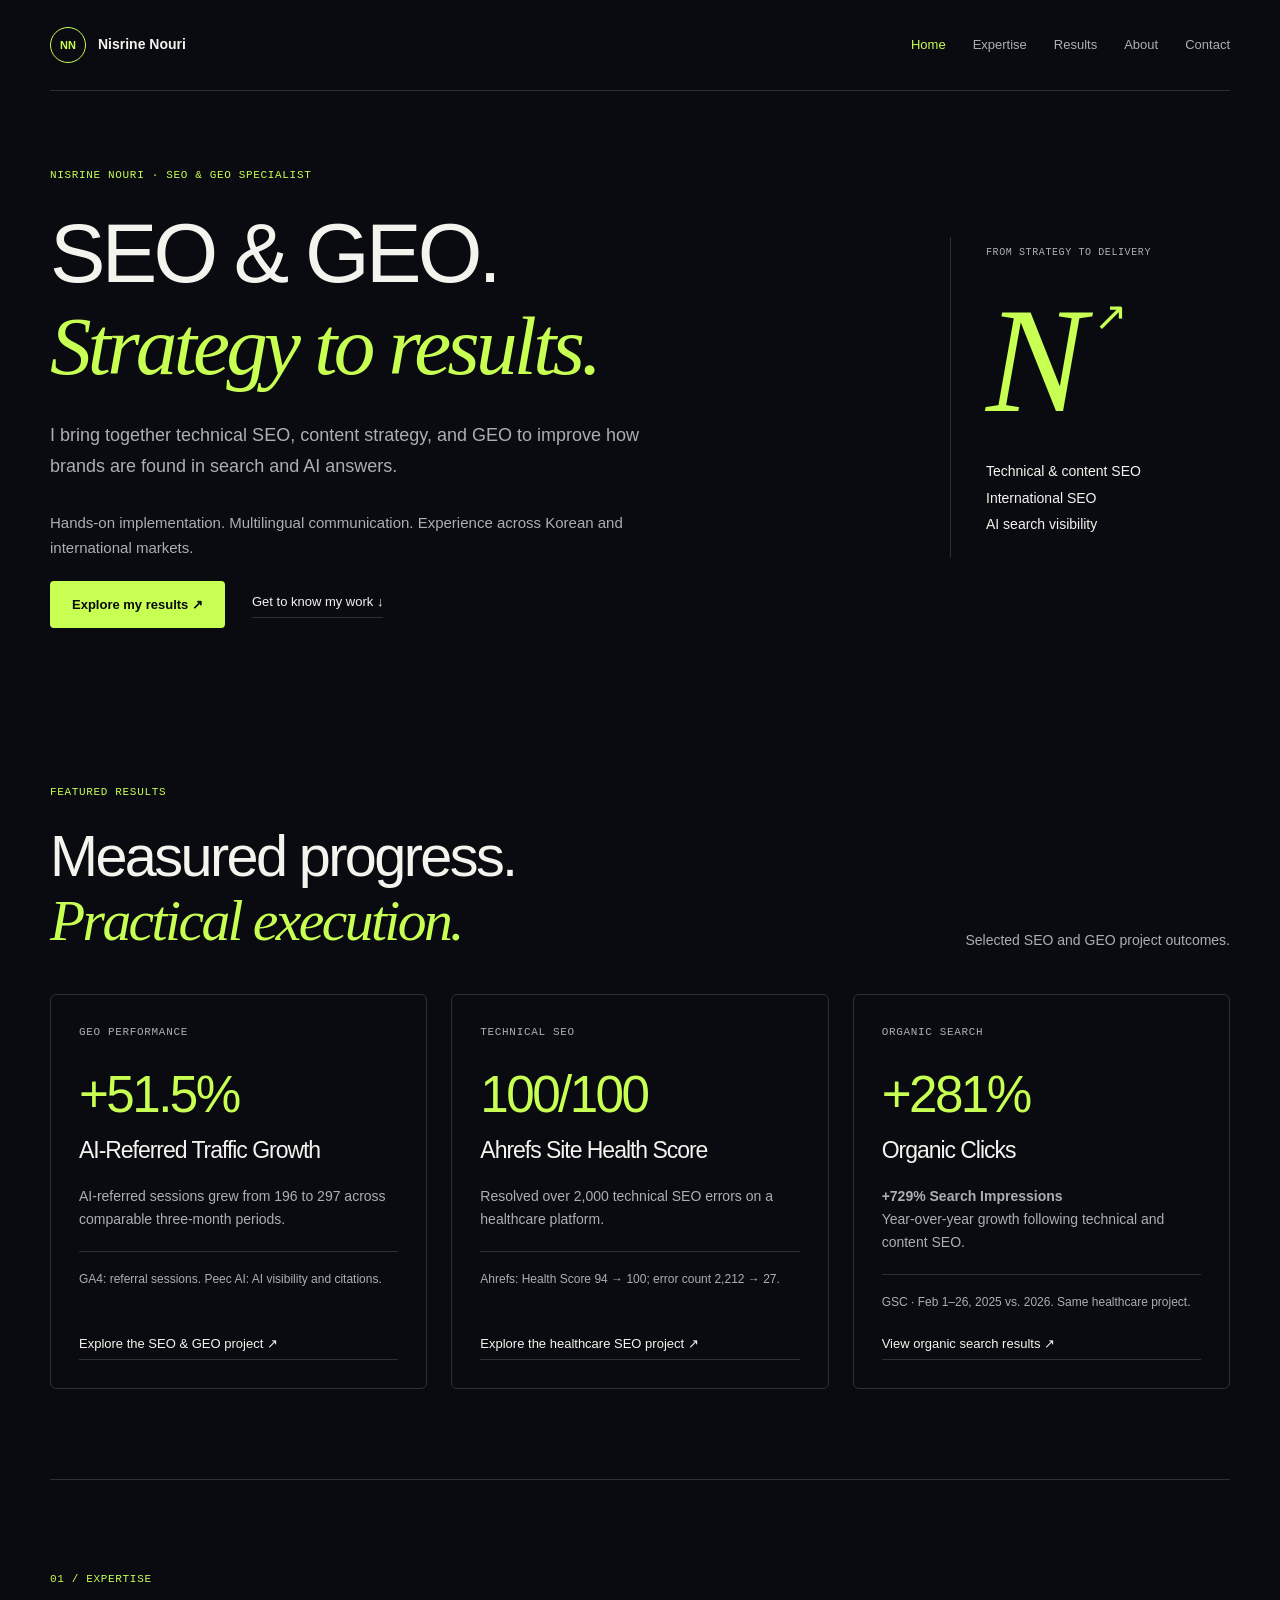
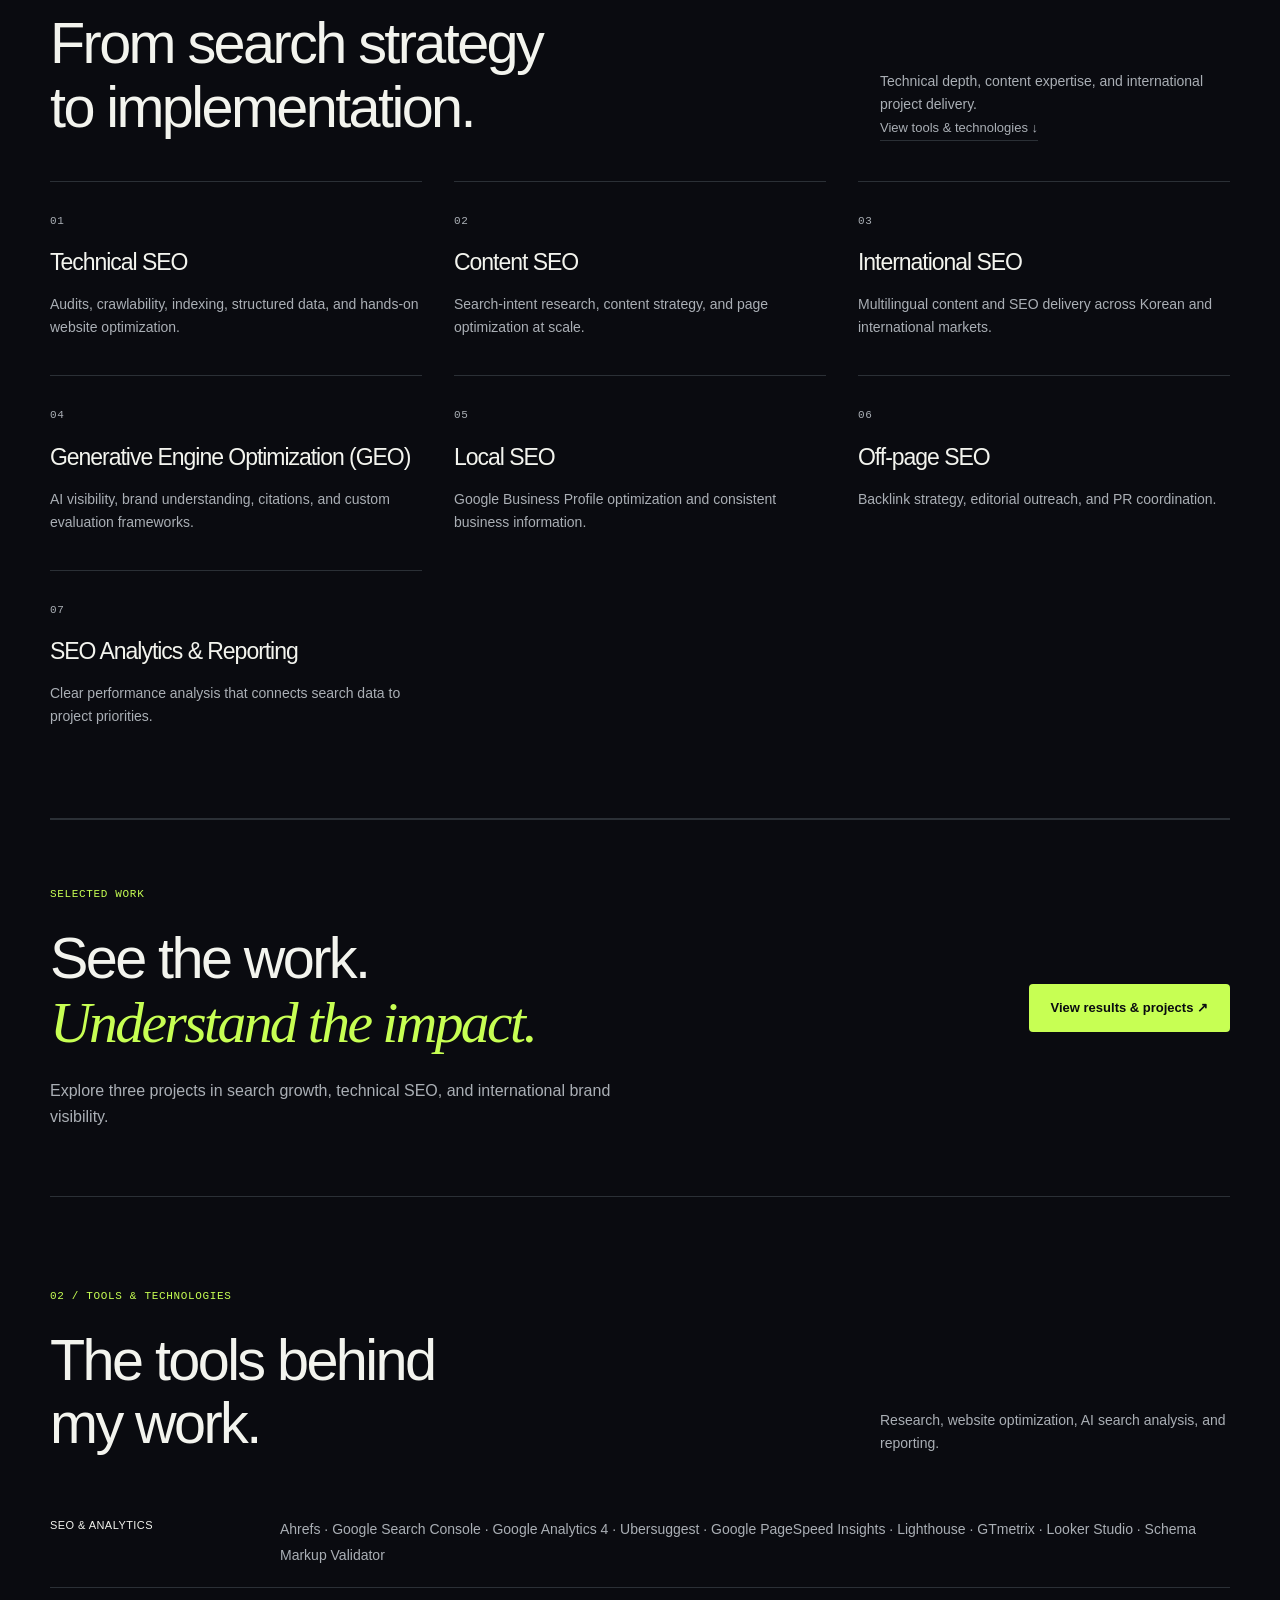
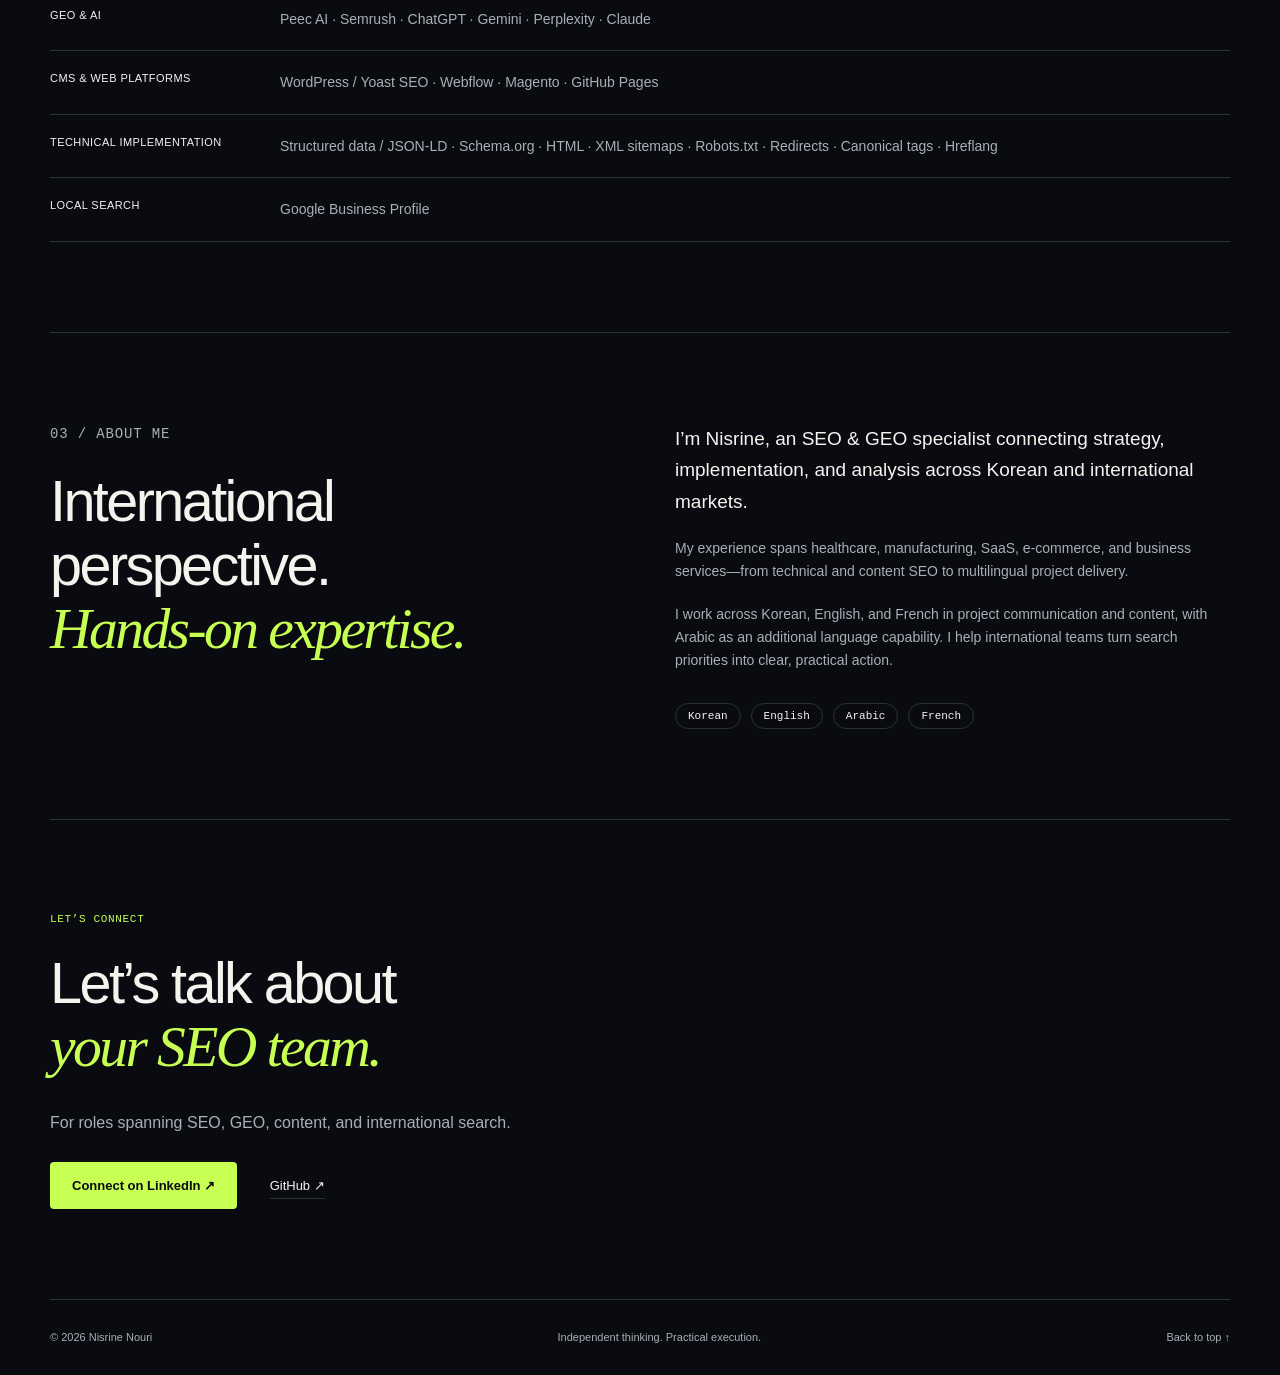
<file: index.html>
<!doctype html>
<html lang="en">
<head>
<meta charset="utf-8">
<meta name="viewport" content="width=device-width, initial-scale=1">
<title>Nisrine Nouri | SEO & GEO Specialist</title>
<meta name="description" content="SEO and GEO specialist with experience in content strategy, international SEO, AI search visibility, technical implementation, and analytics.">
<meta name="theme-color" content="#0a0b10">
<link rel="canonical" href="https://nisrinenouri.github.io/nisrinenouri/">
<meta property="og:type" content="website">
<meta property="og:title" content="Nisrine Nouri | SEO & GEO Specialist">
<meta property="og:description" content="SEO and GEO specialist with experience in content strategy, international SEO, AI search visibility, technical implementation, and analytics.">
<meta property="og:url" content="https://nisrinenouri.github.io/nisrinenouri/">
<meta property="og:locale" content="en_US">
<meta property="og:site_name" content="Nisrine Nouri">
<meta name="twitter:card" content="summary">
<link rel="icon" href="favicon.svg" type="image/svg+xml">
<link rel="stylesheet" href="styles.css">
<script type="application/ld+json">{"@context": "https://schema.org", "@type": "ProfilePage", "name": "Nisrine Nouri | SEO & GEO Specialist", "url": "https://nisrinenouri.github.io/nisrinenouri/", "description": "SEO and GEO specialist with experience in content strategy, international SEO, AI search visibility, technical implementation, and analytics.", "mainEntity": {"@type": "Person", "name": "Nisrine Nouri", "jobTitle": "SEO & GEO Specialist", "url": "https://nisrinenouri.github.io/nisrinenouri/", "sameAs": ["https://www.linkedin.com/in/nisrinenouri/", "https://github.com/nisrinenouri"]}}</script>
</head>
<body id="top">
<a class="skip" href="#main">Skip to content</a>
<header class="header wrap">
<a class="brand" href="index.html" aria-label="Nisrine Nouri, home">
<span class="mark">NN</span>
<span>Nisrine Nouri</span>
</a>
<nav aria-label="Primary navigation">
<a href="index.html" aria-current="page">Home</a>
<a href="index.html#expertise">Expertise</a>
<a href="results.html">Results</a>
<a href="index.html#about">About</a>
<a href="index.html#contact">Contact</a>
</nav>
</header>
<main id="main" tabindex="-1">
<section class="hero wrap overview-hero">
<div class="hero-copy">
<p class="eyebrow">NISRINE NOURI · SEO & GEO SPECIALIST</p>
<h1>SEO & GEO.<br>
<em>Strategy to results.</em>
</h1>
<p class="intro">I bring together technical SEO, content strategy, and GEO to improve how brands are found in search and AI answers.</p>
<p class="hero-detail">Hands-on implementation. Multilingual communication. Experience across Korean and international markets.</p>
<div class="actions">
<a class="button" href="results.html">Explore my results ↗</a>
<a class="text-link" href="#expertise">Get to know my work ↓</a>
</div>
</div>
<aside class="hero-note overview-note" aria-label="My areas of focus">
<span class="note-index">FROM STRATEGY TO DELIVERY</span>
<div class="monogram" aria-hidden="true">N<span>↗</span>
</div>
<p>Technical & content SEO<br>International SEO<br>AI search visibility</p>
</aside>
</section>
<section id="featured-results" class="section wrap">
<div class="section-heading">
<div>
<p class="eyebrow">FEATURED RESULTS</p>
<h2>Measured progress.<br>
<em>Practical execution.</em>
</h2>
</div>
<p>Selected SEO and GEO project outcomes.</p>
</div>
<div class="featured-results-grid">
<article class="featured-result">
<span class="label">GEO PERFORMANCE</span>
<p class="featured-value">+51.5%</p>
<h3>AI-Referred Traffic Growth</h3>
<p>AI-referred sessions grew from 196 to 297 across comparable three-month periods.</p>
<p class="measurement-note">GA4: referral sessions. Peec AI: AI visibility and citations.</p>
<a class="text-link" href="work/wordpress-seo.html">Explore the SEO & GEO project ↗</a>
</article>
<article class="featured-result">
<span class="label">TECHNICAL SEO</span>
<p class="featured-value">100/100</p>
<h3>Ahrefs Site Health Score</h3>
<p>Resolved over 2,000 technical SEO errors on a healthcare platform.</p>
<p class="measurement-note">Ahrefs: Health Score 94 → 100; error count 2,212 → 27.</p>
<a class="text-link" href="work/content-at-scale.html">Explore the healthcare SEO project ↗</a>
</article>
<article class="featured-result">
<span class="label">ORGANIC SEARCH</span>
<p class="featured-value">+281%</p>
<h3>Organic Clicks</h3>
<p>
<strong>+729% Search Impressions</strong>
<br>Year-over-year growth following technical and content SEO.</p>
<p class="measurement-note">GSC · Feb 1–26, 2025 vs. 2026. Same healthcare project.</p>
<a class="text-link" href="work/content-at-scale.html">View organic search results ↗</a>
</article>
</div>
</section>
<section id="expertise" class="section wrap">
<div class="section-heading">
<div>
<p class="eyebrow">01 / EXPERTISE</p>
<h2>From search strategy<br>to implementation.</h2>
</div>
<p>Technical depth, content expertise, and international project delivery.<br>
<a class="text-link" href="#tools">View tools & technologies ↓</a>
</p>
</div>
<div class="strength-grid">
<article>
<span class="label">01</span>
<h3>Technical SEO</h3>
<p>Audits, crawlability, indexing, structured data, and hands-on website optimization.</p>
</article>
<article>
<span class="label">02</span>
<h3>Content SEO</h3>
<p>Search-intent research, content strategy, and page optimization at scale.</p>
</article>
<article>
<span class="label">03</span>
<h3>International SEO</h3>
<p>Multilingual content and SEO delivery across Korean and international markets.</p>
</article>
<article>
<span class="label">04</span>
<h3>Generative Engine Optimization (GEO)</h3>
<p>AI visibility, brand understanding, citations, and custom evaluation frameworks.</p>
</article>
<article>
<span class="label">05</span>
<h3>Local SEO</h3>
<p>Google Business Profile optimization and consistent business information.</p>
</article>
<article>
<span class="label">06</span>
<h3>Off-page SEO</h3>
<p>Backlink strategy, editorial outreach, and PR coordination.</p>
</article>
<article>
<span class="label">07</span>
<h3>SEO Analytics & Reporting</h3>
<p>Clear performance analysis that connects search data to project priorities.</p>
</article>
</div>
</section>
<section id="work" class="wrap results-bridge">
<div>
<p class="eyebrow">SELECTED WORK</p>
<h2>See the work.<br>
<em>Understand the impact.</em>
</h2>
<p>Explore three projects in search growth, technical SEO, and international brand visibility.</p>
</div>
<a class="button" href="results.html">View results & projects ↗</a>
</section>
<section id="tools" class="section wrap">
<div class="section-heading">
<div>
<p class="eyebrow">02 / TOOLS & TECHNOLOGIES</p>
<h2>The tools behind<br>my work.</h2>
</div>
<p>Research, website optimization, AI search analysis, and reporting.</p>
</div>
<table class="tools-table">
<caption class="sr-only">Tools and technologies by area of work</caption>
<tbody>
<tr>
<th scope="row">SEO & ANALYTICS</th>
<td>Ahrefs · Google Search Console · Google Analytics 4 · Ubersuggest · Google PageSpeed Insights · Lighthouse · GTmetrix · Looker Studio · Schema Markup Validator</td>
</tr>
<tr>
<th scope="row">GEO & AI</th>
<td>Peec AI · Semrush · ChatGPT · Gemini · Perplexity · Claude</td>
</tr>
<tr>
<th scope="row">CMS & WEB PLATFORMS</th>
<td>WordPress / Yoast SEO · Webflow · Magento · GitHub Pages</td>
</tr>
<tr>
<th scope="row">TECHNICAL IMPLEMENTATION</th>
<td>Structured data / JSON-LD · Schema.org · HTML · XML sitemaps · Robots.txt · Redirects · Canonical tags · Hreflang</td>
</tr>
<tr>
<th scope="row">LOCAL SEARCH</th>
<td>Google Business Profile</td>
</tr>
</tbody>
</table>
</section>
<section id="about" class="section wrap about">
<div>
<p class="eyebrow">03 / ABOUT ME</p>
<h2>International perspective.<br>
<em>Hands-on expertise.</em>
</h2>
</div>
<div>
<p class="about-lead">I’m Nisrine, an SEO & GEO specialist connecting strategy, implementation, and analysis across Korean and international markets.</p>
<p>My experience spans healthcare, manufacturing, SaaS, e-commerce, and business services—from technical and content SEO to multilingual project delivery.</p>
<p>I work across Korean, English, and French in project communication and content, with Arabic as an additional language capability. I help international teams turn search priorities into clear, practical action.</p>
<div class="language-row" aria-label="Languages">
<span>Korean</span>
<span>English</span>
<span>Arabic</span>
<span>French</span>
</div>
</div>
</section>
<section id="contact" class="contact wrap">
<p class="eyebrow">LET’S CONNECT</p>
<h2>Let’s talk about<br>
<em>your SEO team.</em>
</h2>
<p class="contact-copy">For roles spanning SEO, GEO, content, and international search.</p>
<a class="button" href="https://www.linkedin.com/in/nisrinenouri/">Connect on LinkedIn ↗</a>
<a class="text-link" href="https://github.com/nisrinenouri">GitHub ↗</a>
</section>
</main>
<footer class="wrap">
<span>© <span id="year">2026</span> Nisrine Nouri</span>
<span>Independent thinking. Practical execution.</span>
<a href="#top">Back to top ↑</a>
</footer>
<script src="script.js" defer>
</script>
</body>
</html>
</file>
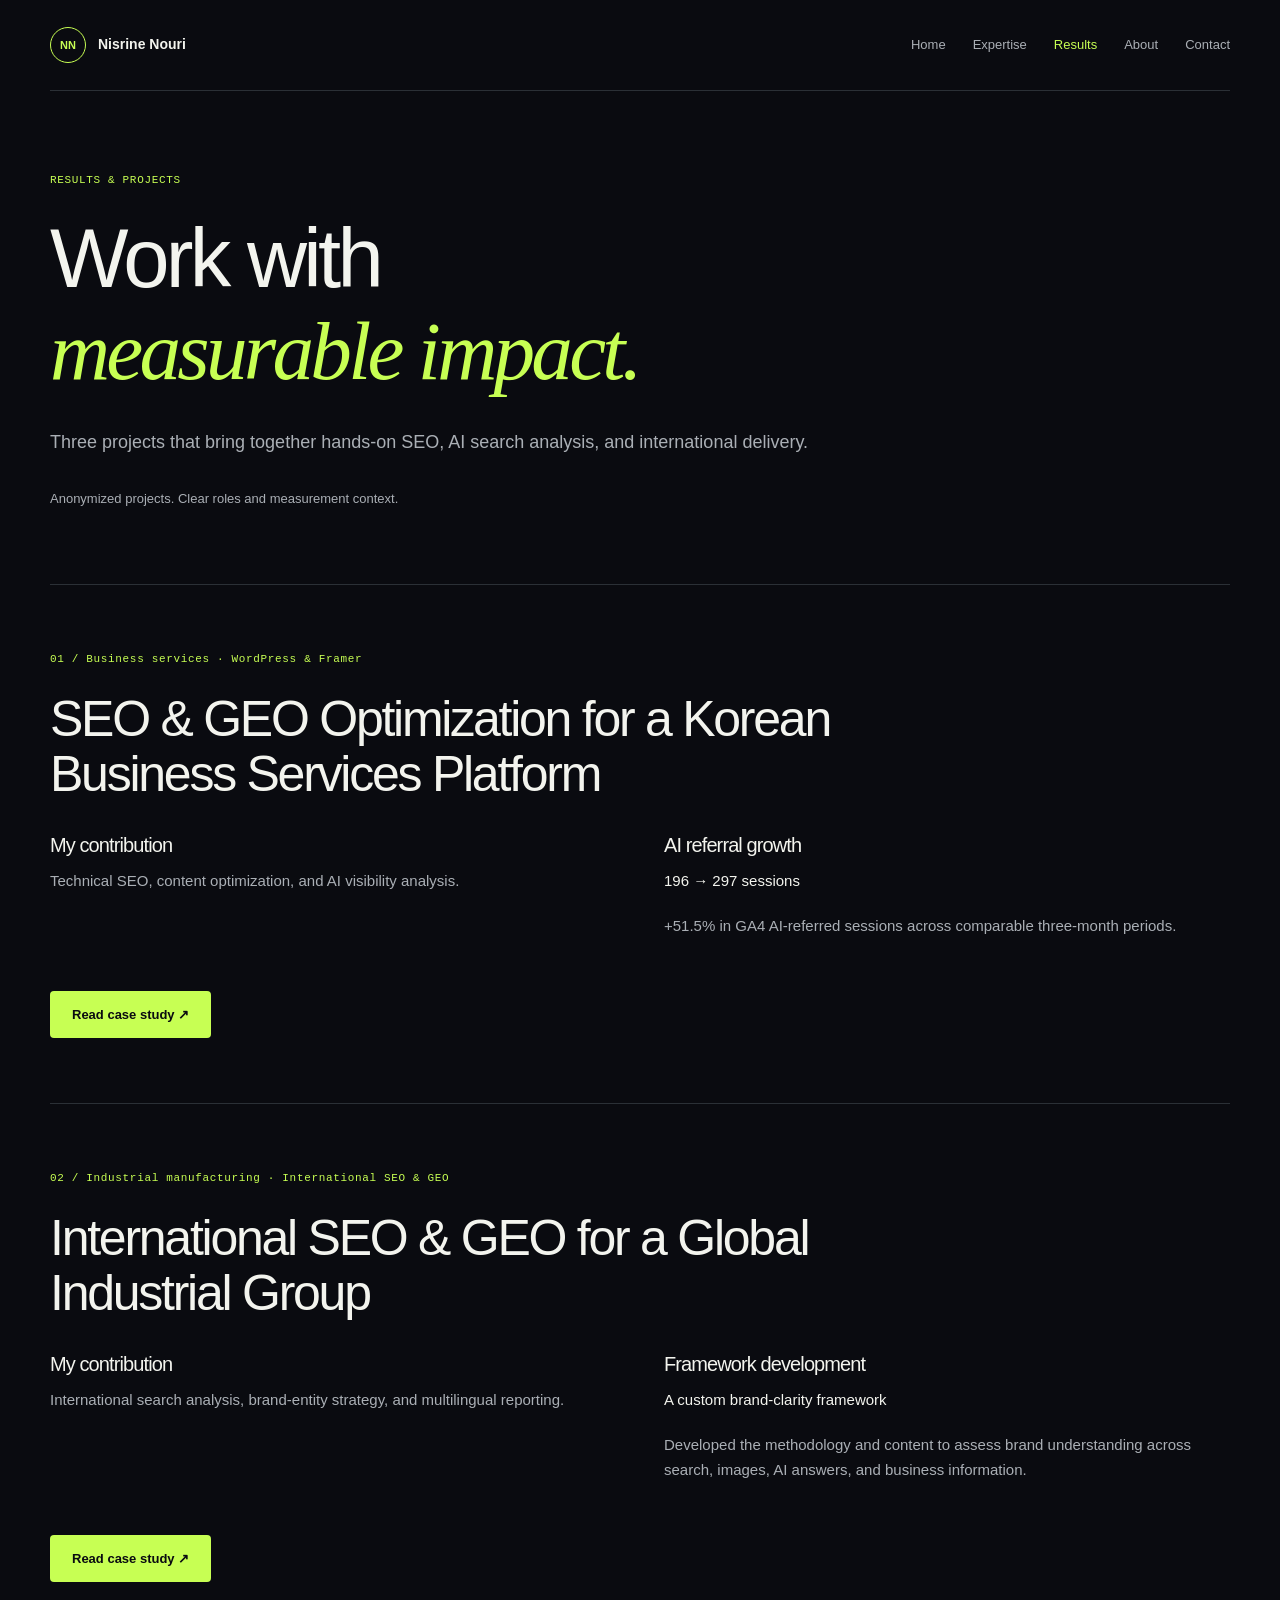
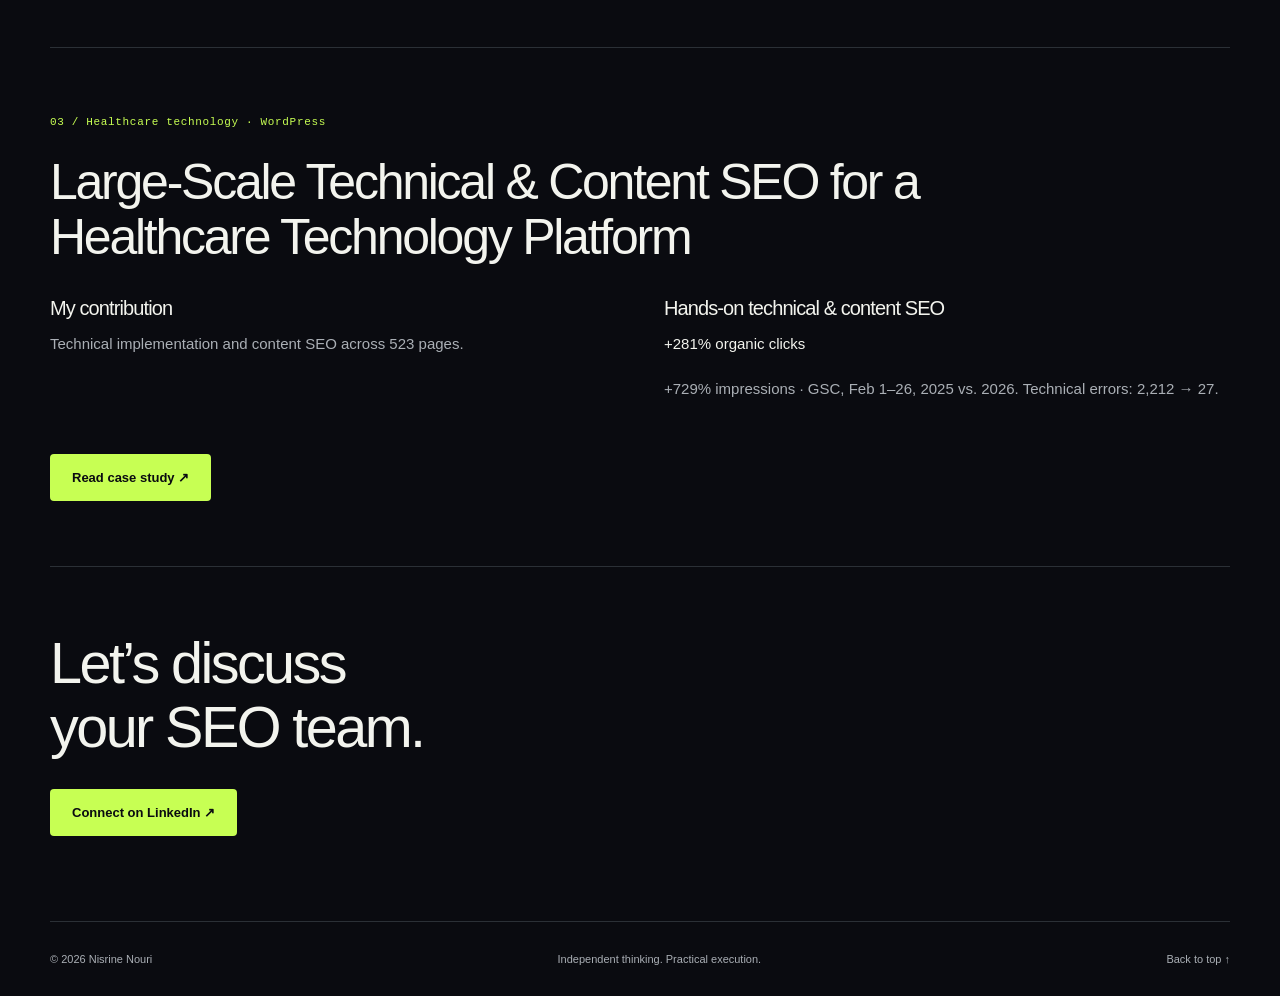
<file: results.html>
<!doctype html>
<html lang="en">
<head>
<meta charset="utf-8">
<meta name="viewport" content="width=device-width, initial-scale=1">
<title>Results &amp; Projects | Nisrine Nouri</title>
<meta name="description" content="Three anonymized SEO and GEO projects covering AI referral growth, international brand clarity, and healthcare search performance.">
<meta name="theme-color" content="#0a0b10">
<link rel="canonical" href="https://nisrinenouri.github.io/nisrinenouri/results.html">
<meta property="og:type" content="website">
<meta property="og:title" content="Results &amp; Projects | Nisrine Nouri">
<meta property="og:description" content="Three anonymized SEO and GEO projects covering AI referral growth, international brand clarity, and healthcare search performance.">
<meta property="og:url" content="https://nisrinenouri.github.io/nisrinenouri/results.html">
<meta property="og:locale" content="en_US">
<meta property="og:site_name" content="Nisrine Nouri">
<meta name="twitter:card" content="summary">
<link rel="icon" href="favicon.svg" type="image/svg+xml">
<link rel="stylesheet" href="styles.css">
<script type="application/ld+json">{"@context": "https://schema.org", "@type": "WebPage", "name": "Results & Projects", "url": "https://nisrinenouri.github.io/nisrinenouri/results.html", "description": "Three anonymized SEO and GEO projects covering AI referral growth, international brand clarity, and healthcare search performance."}</script>
</head>
<body id="top">
<a class="skip" href="#main">Skip to content</a>
<header class="header wrap">
<a class="brand" href="index.html" aria-label="Nisrine Nouri, home">
<span class="mark">NN</span>
<span>Nisrine Nouri</span>
</a>
<nav aria-label="Primary navigation">
<a href="index.html">Home</a>
<a href="index.html#expertise">Expertise</a>
<a href="results.html" aria-current="page">Results</a>
<a href="index.html#about">About</a>
<a href="index.html#contact">Contact</a>
</nav>
</header>
<main id="main" tabindex="-1" class="wrap results-main">
<header class="results-intro">
<p class="eyebrow">RESULTS & PROJECTS</p>
<h1>Work with<br>
<em>measurable impact.</em>
</h1>
<p class="intro">Three projects that bring together hands-on SEO, AI search analysis, and international delivery.</p>
<p class="results-note">Anonymized projects. Clear roles and measurement context.</p>
</header>
<section class="results-project">
<p class="eyebrow">01 / Business services · WordPress & Framer</p>
<h2 class="featured-project-title">SEO & GEO Optimization for a Korean Business Services Platform</h2>
<div class="result-summary">
<div>
<h3>My contribution</h3>
<p>Technical SEO, content optimization, and AI visibility analysis.</p>
</div>
<div>
<h3>AI referral growth</h3>
<p>
<strong>196 → 297 sessions</strong>
</p>
<p>+51.5% in GA4 AI-referred sessions across comparable three-month periods.</p>
</div>
</div>
<a class="button" href="work/wordpress-seo.html">Read case study ↗</a>
</section>
<section class="results-project">
<p class="eyebrow">02 / Industrial manufacturing · International SEO & GEO</p>
<h2 class="featured-project-title">International SEO & GEO for a Global Industrial Group</h2>
<div class="result-summary">
<div>
<h3>My contribution</h3>
<p>International search analysis, brand-entity strategy, and multilingual reporting.</p>
</div>
<div>
<h3>Framework development</h3>
<p>
<strong>A custom brand-clarity framework</strong>
</p>
<p>Developed the methodology and content to assess brand understanding across search, images, AI answers, and business information.</p>
</div>
</div>
<a class="button" href="work/entity-and-geo.html">Read case study ↗</a>
</section>
<section class="results-project">
<p class="eyebrow">03 / Healthcare technology · WordPress</p>
<h2 class="featured-project-title">Large-Scale Technical & Content SEO for a Healthcare Technology Platform</h2>
<div class="result-summary">
<div>
<h3>My contribution</h3>
<p>Technical implementation and content SEO across 523 pages.</p>
</div>
<div>
<h3>Hands-on technical & content SEO</h3>
<p>
<strong>+281% organic clicks</strong>
</p>
<p>+729% impressions · GSC, Feb 1–26, 2025 vs. 2026. Technical errors: 2,212 → 27.</p>
</div>
</div>
<a class="button" href="work/content-at-scale.html">Read case study ↗</a>
</section>
<section class="results-contact">
<h2>Let’s discuss<br>your SEO team.</h2>
<a class="button" href="https://www.linkedin.com/in/nisrinenouri/">Connect on LinkedIn ↗</a>
</section>
</main>
<footer class="wrap">
<span>© <span id="year">2026</span> Nisrine Nouri</span>
<span>Independent thinking. Practical execution.</span>
<a href="#top">Back to top ↑</a>
</footer>
<script src="script.js" defer>
</script>
</body>
</html>
</file>
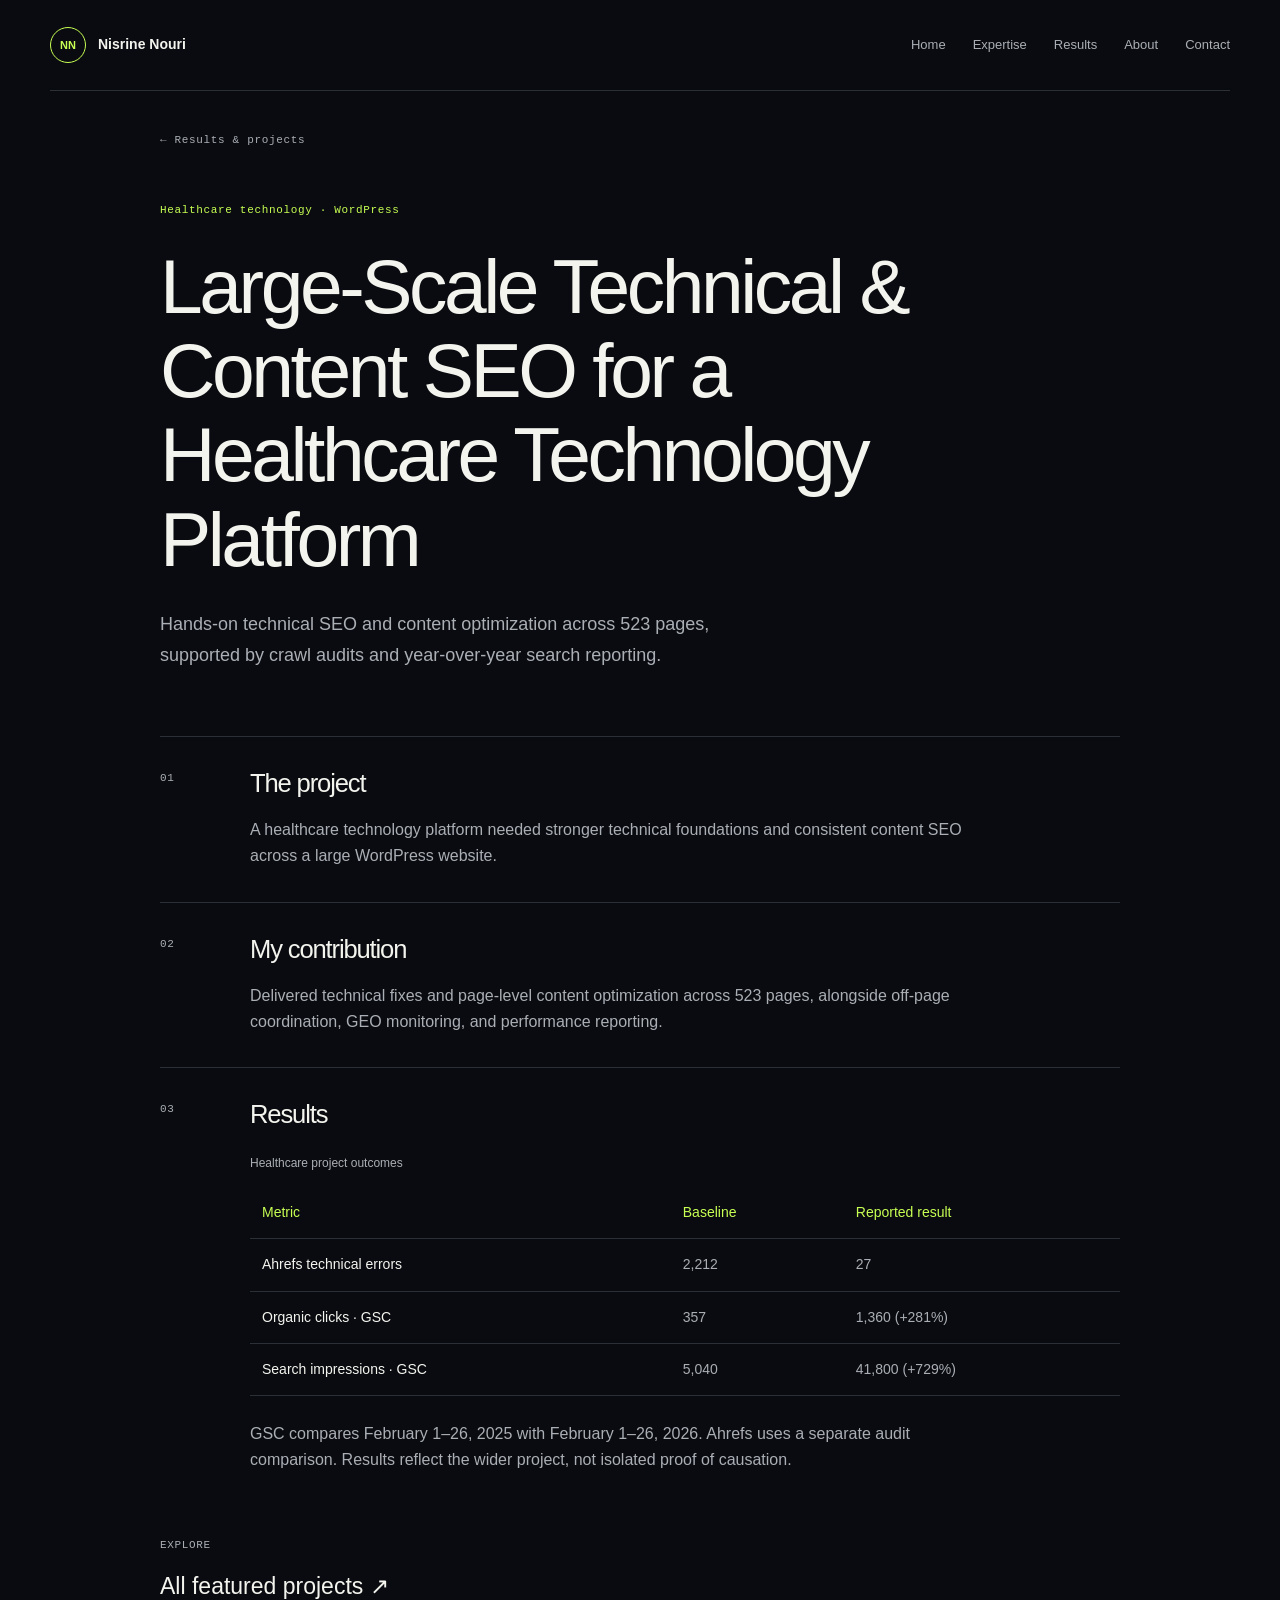
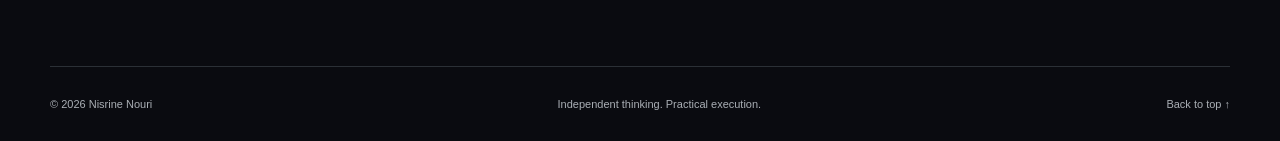
<file: work/content-at-scale.html>
<!doctype html>
<html lang="en">
<head>
<meta charset="utf-8">
<meta name="viewport" content="width=device-width, initial-scale=1">
<title>Large-Scale Technical &amp; Content SEO for a Healthcare Technology Platform | Nisrine Nouri</title>
<meta name="description" content="Hands-on technical SEO and content optimization across 523 pages, supported by crawl audits and year-over-year search reporting.">
<meta name="theme-color" content="#0a0b10">
<link rel="canonical" href="https://nisrinenouri.github.io/nisrinenouri/work/content-at-scale.html">
<meta property="og:type" content="website">
<meta property="og:title" content="Large-Scale Technical &amp; Content SEO for a Healthcare Technology Platform | Nisrine Nouri">
<meta property="og:description" content="Hands-on technical SEO and content optimization across 523 pages, supported by crawl audits and year-over-year search reporting.">
<meta property="og:url" content="https://nisrinenouri.github.io/nisrinenouri/work/content-at-scale.html">
<meta property="og:locale" content="en_US">
<meta property="og:site_name" content="Nisrine Nouri">
<meta name="twitter:card" content="summary">
<link rel="icon" href="../favicon.svg" type="image/svg+xml">
<link rel="stylesheet" href="../styles.css">
<script type="application/ld+json">{"@context": "https://schema.org", "@type": "WebPage", "name": "Large-Scale Technical & Content SEO for a Healthcare Technology Platform", "url": "https://nisrinenouri.github.io/nisrinenouri/work/content-at-scale.html", "description": "Hands-on technical SEO and content optimization across 523 pages, supported by crawl audits and year-over-year search reporting."}</script>
</head>
<body id="top">
<a class="skip" href="#main">Skip to content</a>
<header class="header wrap">
<a class="brand" href="../index.html" aria-label="Nisrine Nouri, home">
<span class="mark">NN</span>
<span>Nisrine Nouri</span>
</a>
<nav aria-label="Primary navigation">
<a href="../index.html">Home</a>
<a href="../index.html#expertise">Expertise</a>
<a href="../results.html">Results</a>
<a href="../index.html#about">About</a>
<a href="../index.html#contact">Contact</a>
</nav>
</header>
<main id="main" tabindex="-1" class="wrap case-main">
<a class="back-link" href="../results.html">← Results & projects</a>
<header class="case-header">
<p class="eyebrow">Healthcare technology · WordPress</p>
<h1>Large-Scale Technical & Content SEO for a Healthcare Technology Platform</h1>
<p class="intro">Hands-on technical SEO and content optimization across 523 pages, supported by crawl audits and year-over-year search reporting.</p>
</header>
<div class="case-body">
<section class="case-section">
<span class="label">01</span>
<div>
<h2>The project</h2>
<p>A healthcare technology platform needed stronger technical foundations and consistent content SEO across a large WordPress website.</p>
</div>
</section>
<section class="case-section">
<span class="label">02</span>
<div>
<h2>My contribution</h2>
<p>Delivered technical fixes and page-level content optimization across 523 pages, alongside off-page coordination, GEO monitoring, and performance reporting.</p>
</div>
</section>
<section class="case-section">
<span class="label">03</span>
<div>
<h2>Results</h2>
<div class="metric-table-wrap">
<table class="metric-table">
<caption>Healthcare project outcomes</caption>
<thead>
<tr>
<th scope="col">Metric</th>
<th scope="col">Baseline</th>
<th scope="col">Reported result</th>
</tr>
</thead>
<tbody>
<tr>
<th scope="row">Ahrefs technical errors</th>
<td>2,212</td>
<td>27</td>
</tr>
<tr>
<th scope="row">Organic clicks · GSC</th>
<td>357</td>
<td>1,360 (+281%)</td>
</tr>
<tr>
<th scope="row">Search impressions · GSC</th>
<td>5,040</td>
<td>41,800 (+729%)</td>
</tr>
</tbody>
</table>
</div>
<p>GSC compares February 1–26, 2025 with February 1–26, 2026. Ahrefs uses a separate audit comparison. Results reflect the wider project, not isolated proof of causation.</p>
</div>
</section>
</div>
<a class="next-case" href="../results.html">
<span class="label">EXPLORE</span>
<span>All featured projects ↗</span>
</a>
</main>
<footer class="wrap">
<span>© <span id="year">2026</span> Nisrine Nouri</span>
<span>Independent thinking. Practical execution.</span>
<a href="#top">Back to top ↑</a>
</footer>
<script src="../script.js" defer>
</script>
</body>
</html>
</file>
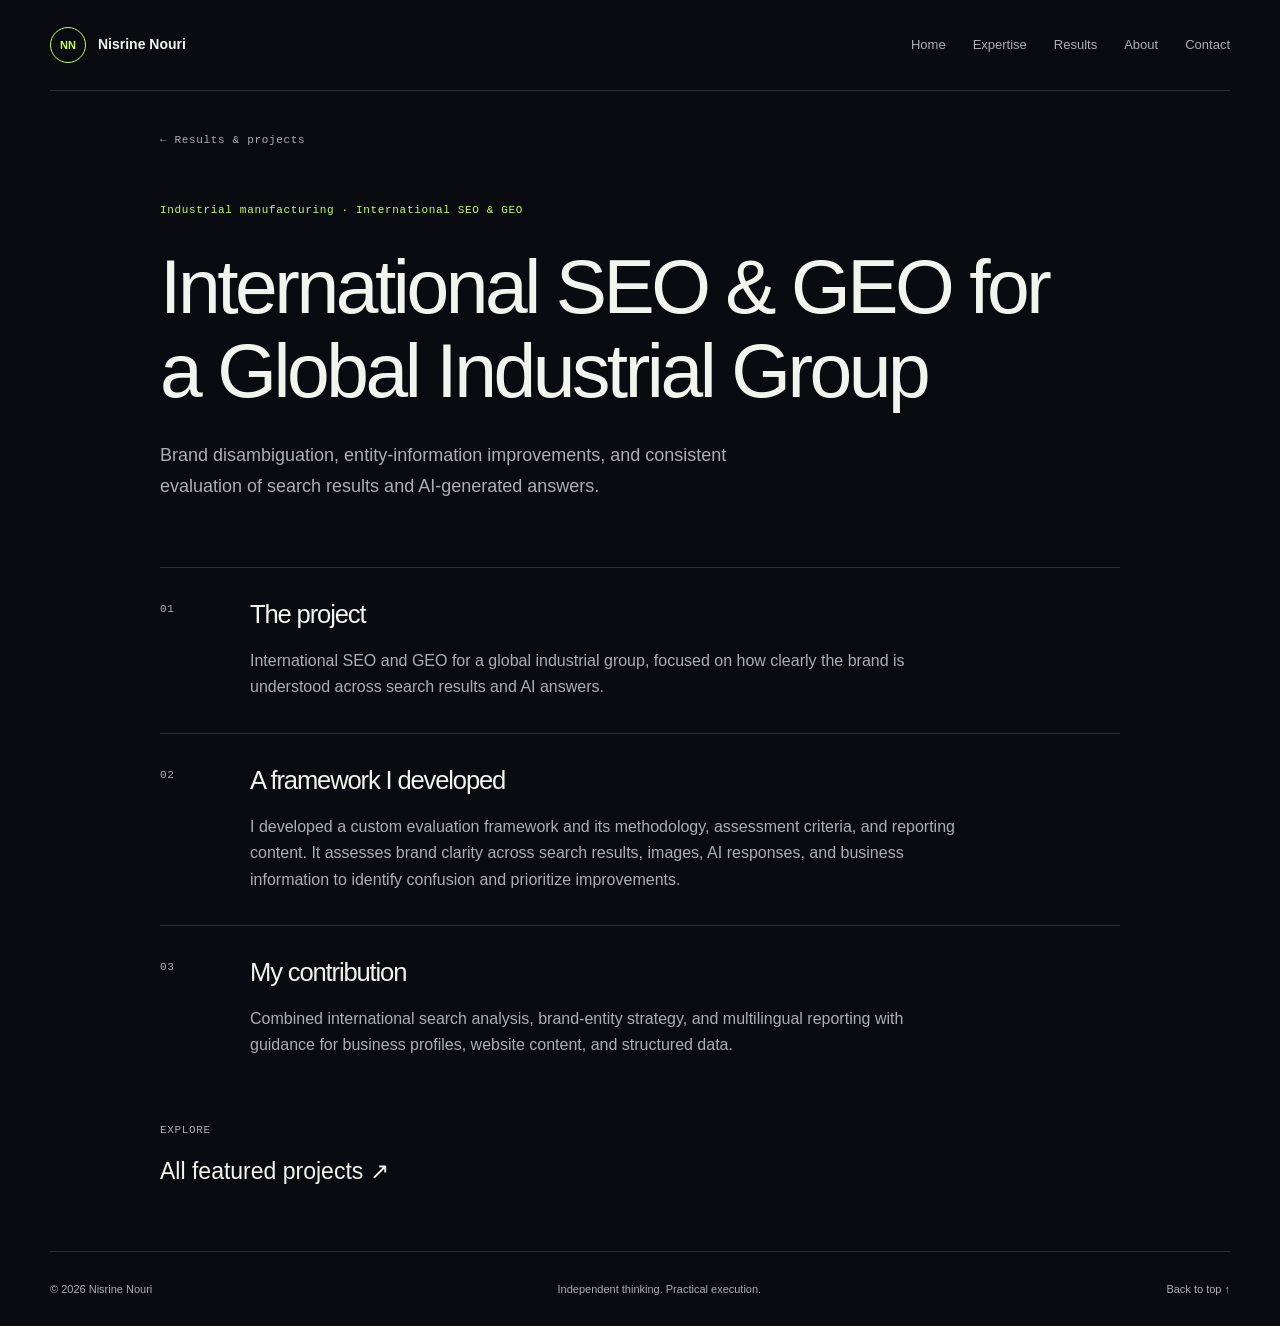
<file: work/entity-and-geo.html>
<!doctype html>
<html lang="en">
<head>
<meta charset="utf-8">
<meta name="viewport" content="width=device-width, initial-scale=1">
<title>International SEO &amp; GEO for a Global Industrial Group | Nisrine Nouri</title>
<meta name="description" content="Brand disambiguation, entity-information improvements, and consistent evaluation of search results and AI-generated answers.">
<meta name="theme-color" content="#0a0b10">
<link rel="canonical" href="https://nisrinenouri.github.io/nisrinenouri/work/entity-and-geo.html">
<meta property="og:type" content="website">
<meta property="og:title" content="International SEO &amp; GEO for a Global Industrial Group | Nisrine Nouri">
<meta property="og:description" content="Brand disambiguation, entity-information improvements, and consistent evaluation of search results and AI-generated answers.">
<meta property="og:url" content="https://nisrinenouri.github.io/nisrinenouri/work/entity-and-geo.html">
<meta property="og:locale" content="en_US">
<meta property="og:site_name" content="Nisrine Nouri">
<meta name="twitter:card" content="summary">
<link rel="icon" href="../favicon.svg" type="image/svg+xml">
<link rel="stylesheet" href="../styles.css">
<script type="application/ld+json">{"@context": "https://schema.org", "@type": "WebPage", "name": "International SEO & GEO for a Global Industrial Group", "url": "https://nisrinenouri.github.io/nisrinenouri/work/entity-and-geo.html", "description": "Brand disambiguation, entity-information improvements, and consistent evaluation of search results and AI-generated answers."}</script>
</head>
<body id="top">
<a class="skip" href="#main">Skip to content</a>
<header class="header wrap">
<a class="brand" href="../index.html" aria-label="Nisrine Nouri, home">
<span class="mark">NN</span>
<span>Nisrine Nouri</span>
</a>
<nav aria-label="Primary navigation">
<a href="../index.html">Home</a>
<a href="../index.html#expertise">Expertise</a>
<a href="../results.html">Results</a>
<a href="../index.html#about">About</a>
<a href="../index.html#contact">Contact</a>
</nav>
</header>
<main id="main" tabindex="-1" class="wrap case-main">
<a class="back-link" href="../results.html">← Results & projects</a>
<header class="case-header">
<p class="eyebrow">Industrial manufacturing · International SEO & GEO</p>
<h1>International SEO & GEO for a Global Industrial Group</h1>
<p class="intro">Brand disambiguation, entity-information improvements, and consistent evaluation of search results and AI-generated answers.</p>
</header>
<div class="case-body">
<section class="case-section">
<span class="label">01</span>
<div>
<h2>The project</h2>
<p>International SEO and GEO for a global industrial group, focused on how clearly the brand is understood across search results and AI answers.</p>
</div>
</section>
<section class="case-section">
<span class="label">02</span>
<div>
<h2>A framework I developed</h2>
<p>I developed a custom evaluation framework and its methodology, assessment criteria, and reporting content. It assesses brand clarity across search results, images, AI responses, and business information to identify confusion and prioritize improvements.</p>
</div>
</section>
<section class="case-section">
<span class="label">03</span>
<div>
<h2>My contribution</h2>
<p>Combined international search analysis, brand-entity strategy, and multilingual reporting with guidance for business profiles, website content, and structured data.</p>
</div>
</section>
</div>
<a class="next-case" href="../results.html">
<span class="label">EXPLORE</span>
<span>All featured projects ↗</span>
</a>
</main>
<footer class="wrap">
<span>© <span id="year">2026</span> Nisrine Nouri</span>
<span>Independent thinking. Practical execution.</span>
<a href="#top">Back to top ↑</a>
</footer>
<script src="../script.js" defer>
</script>
</body>
</html>
</file>
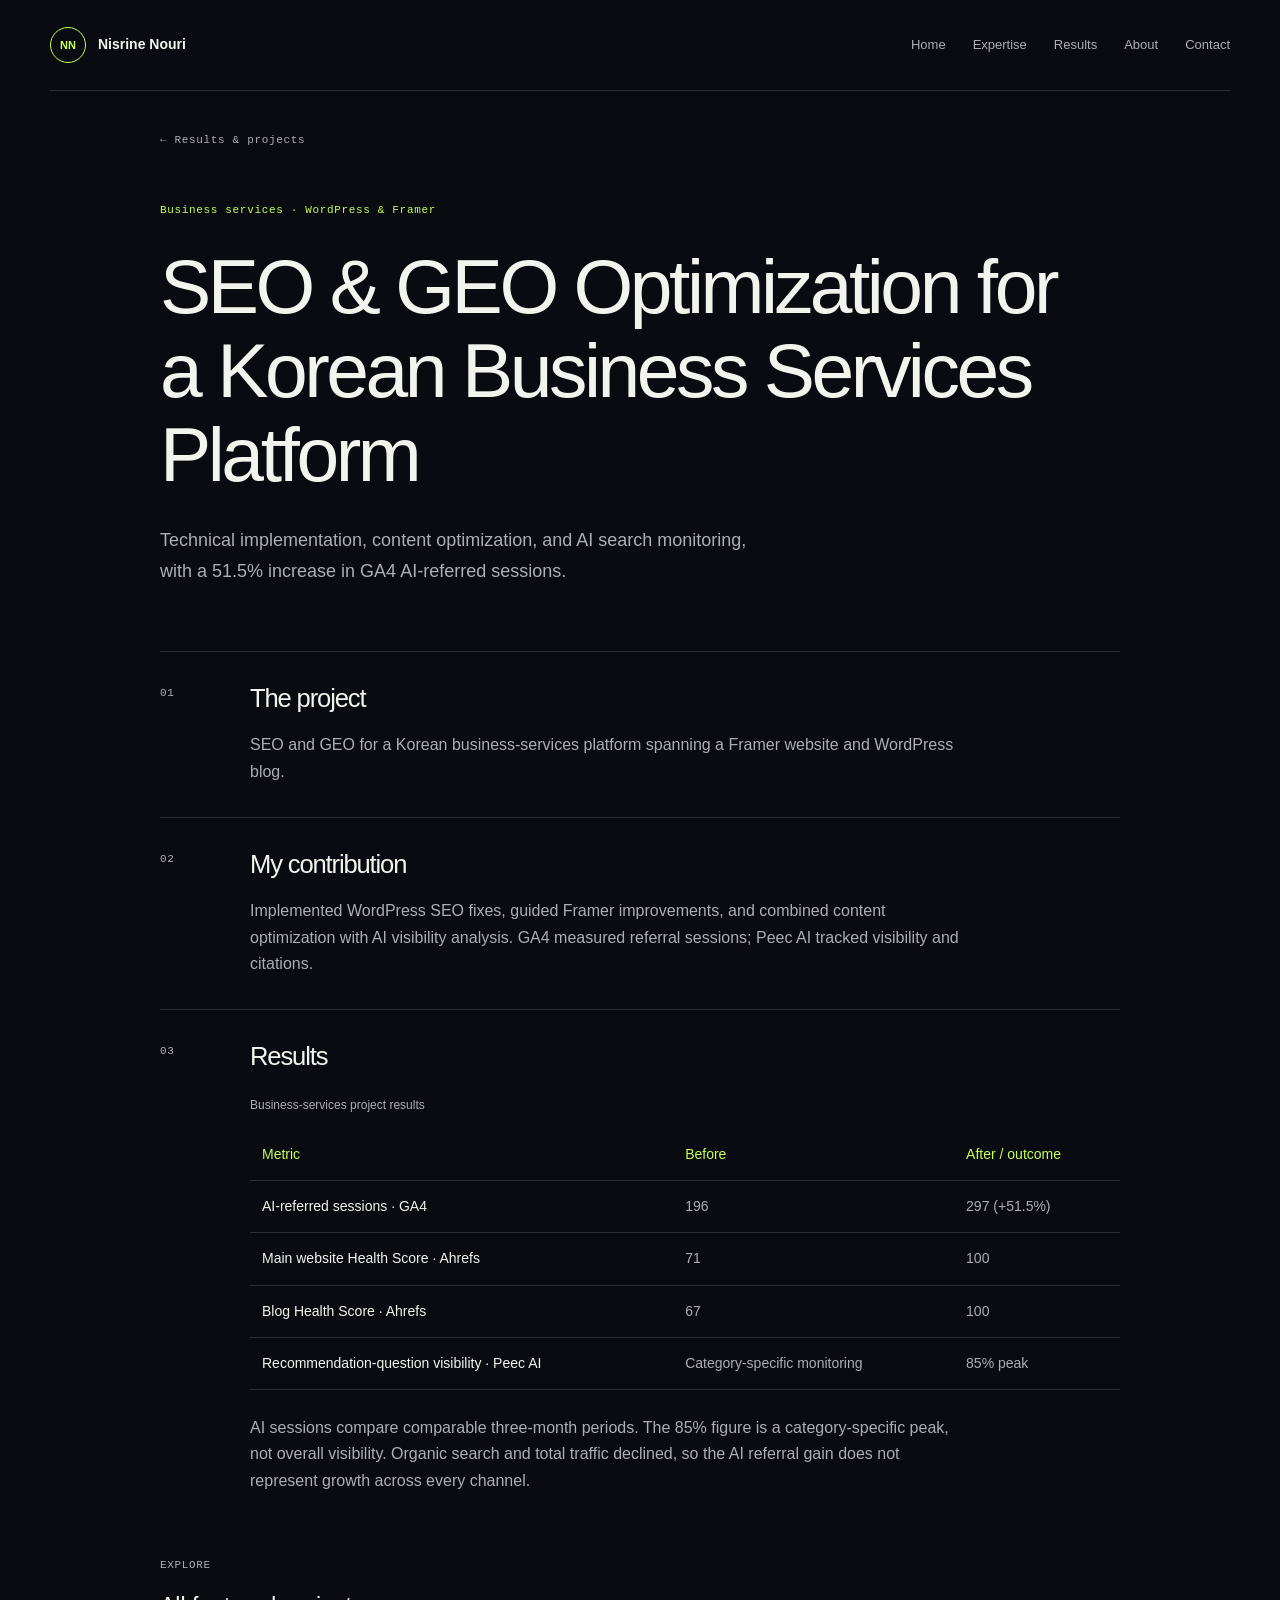
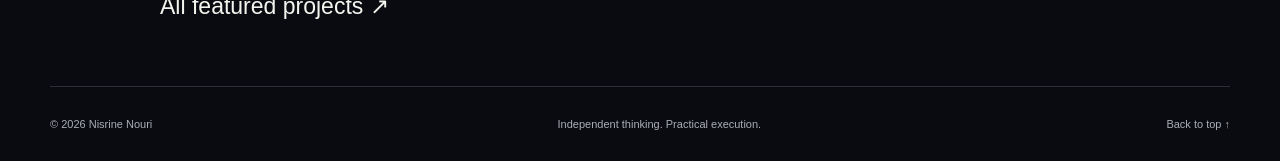
<file: work/wordpress-seo.html>
<!doctype html>
<html lang="en">
<head>
<meta charset="utf-8">
<meta name="viewport" content="width=device-width, initial-scale=1">
<title>SEO &amp; GEO Optimization for a Korean Business Services Platform | Nisrine Nouri</title>
<meta name="description" content="Technical implementation, content optimization, and AI search monitoring, with a 51.5% increase in GA4 AI-referred sessions.">
<meta name="theme-color" content="#0a0b10">
<link rel="canonical" href="https://nisrinenouri.github.io/nisrinenouri/work/wordpress-seo.html">
<meta property="og:type" content="website">
<meta property="og:title" content="SEO &amp; GEO Optimization for a Korean Business Services Platform | Nisrine Nouri">
<meta property="og:description" content="Technical implementation, content optimization, and AI search monitoring, with a 51.5% increase in GA4 AI-referred sessions.">
<meta property="og:url" content="https://nisrinenouri.github.io/nisrinenouri/work/wordpress-seo.html">
<meta property="og:locale" content="en_US">
<meta property="og:site_name" content="Nisrine Nouri">
<meta name="twitter:card" content="summary">
<link rel="icon" href="../favicon.svg" type="image/svg+xml">
<link rel="stylesheet" href="../styles.css">
<script type="application/ld+json">{"@context": "https://schema.org", "@type": "WebPage", "name": "SEO & GEO Optimization for a Korean Business Services Platform", "url": "https://nisrinenouri.github.io/nisrinenouri/work/wordpress-seo.html", "description": "Technical implementation, content optimization, and AI search monitoring, with a 51.5% increase in GA4 AI-referred sessions."}</script>
</head>
<body id="top">
<a class="skip" href="#main">Skip to content</a>
<header class="header wrap">
<a class="brand" href="../index.html" aria-label="Nisrine Nouri, home">
<span class="mark">NN</span>
<span>Nisrine Nouri</span>
</a>
<nav aria-label="Primary navigation">
<a href="../index.html">Home</a>
<a href="../index.html#expertise">Expertise</a>
<a href="../results.html">Results</a>
<a href="../index.html#about">About</a>
<a href="../index.html#contact">Contact</a>
</nav>
</header>
<main id="main" tabindex="-1" class="wrap case-main">
<a class="back-link" href="../results.html">← Results & projects</a>
<header class="case-header">
<p class="eyebrow">Business services · WordPress & Framer</p>
<h1>SEO & GEO Optimization for a Korean Business Services Platform</h1>
<p class="intro">Technical implementation, content optimization, and AI search monitoring, with a 51.5% increase in GA4 AI-referred sessions.</p>
</header>
<div class="case-body">
<section class="case-section">
<span class="label">01</span>
<div>
<h2>The project</h2>
<p>SEO and GEO for a Korean business-services platform spanning a Framer website and WordPress blog.</p>
</div>
</section>
<section class="case-section">
<span class="label">02</span>
<div>
<h2>My contribution</h2>
<p>Implemented WordPress SEO fixes, guided Framer improvements, and combined content optimization with AI visibility analysis. GA4 measured referral sessions; Peec AI tracked visibility and citations.</p>
</div>
</section>
<section class="case-section">
<span class="label">03</span>
<div>
<h2>Results</h2>
<div class="metric-table-wrap">
<table class="metric-table">
<caption>Business-services project results</caption>
<thead>
<tr>
<th scope="col">Metric</th>
<th scope="col">Before</th>
<th scope="col">After / outcome</th>
</tr>
</thead>
<tbody>
<tr>
<th scope="row">AI-referred sessions · GA4</th>
<td>196</td>
<td>297 (+51.5%)</td>
</tr>
<tr>
<th scope="row">Main website Health Score · Ahrefs</th>
<td>71</td>
<td>100</td>
</tr>
<tr>
<th scope="row">Blog Health Score · Ahrefs</th>
<td>67</td>
<td>100</td>
</tr>
<tr>
<th scope="row">Recommendation-question visibility · Peec AI</th>
<td>Category-specific monitoring</td>
<td>85% peak</td>
</tr>
</tbody>
</table>
</div>
<p>AI sessions compare comparable three-month periods. The 85% figure is a category-specific peak, not overall visibility. Organic search and total traffic declined, so the AI referral gain does not represent growth across every channel.</p>
</div>
</section>
</div>
<a class="next-case" href="../results.html">
<span class="label">EXPLORE</span>
<span>All featured projects ↗</span>
</a>
</main>
<footer class="wrap">
<span>© <span id="year">2026</span> Nisrine Nouri</span>
<span>Independent thinking. Practical execution.</span>
<a href="#top">Back to top ↑</a>
</footer>
<script src="../script.js" defer>
</script>
</body>
</html>
</file>
<file: styles.css>
:root {
  --bg:#0a0b10;
  --surface:#12151b;
  --text:#f3f4ee;
  --muted:#aaafb5;
  --line:#2b3036;
  --accent:#c7ff53;
  --max:1180px;
  color-scheme:dark
}
/* Clear overview and a dedicated results journey. */
.sr-only { position:absolute; width:1px; height:1px; padding:0; margin:-1px; overflow:hidden; clip:rect(0,0,0,0); white-space:nowrap; border:0; }
.tools-table { width:100%; border-collapse:collapse; text-align:left; font-size:14px; }
.tools-table th,.tools-table td { padding:18px 0; border-bottom:1px solid var(--line); vertical-align:top; }
.tools-table th { width:230px; padding-right:28px; font-size:11px; letter-spacing:.04em; font-weight:500; }
.tools-table td { color:var(--muted); line-height:1.9; }
@media(max-width:560px) { .tools-table th { width:105px; padding-right:15px; font-size:10px; } .tools-table td { font-size:12px; } }
.featured-results-grid { display:grid; grid-template-columns:repeat(3,minmax(0,1fr)); gap:24px; }
.featured-result { display:flex; flex-direction:column; border:1px solid var(--line); border-radius:6px; padding:28px; }
.featured-result .featured-value { color:var(--accent); font-size:clamp(38px,4vw,58px); letter-spacing:-.05em; line-height:1.15; margin:25px 0 12px; }
.featured-result h3 { font-size:23px; line-height:1.2; margin-bottom:20px; }
.featured-result p { color:var(--muted); font-size:14px; }
.featured-result .measurement-note { font-size:12px; padding-top:18px; border-top:1px solid var(--line); }
.featured-result .text-link { margin-top:auto; }
.tool-grid .tool-category { font-size:15px; line-height:1.5; letter-spacing:.03em; }
.tool-list { list-style:none; padding:0; margin:20px 0 0; color:var(--muted); font-size:14px; line-height:1.9; }
.featured-project-title { max-width:920px; font-size:clamp(30px,4vw,50px); }
.metric-table-wrap { overflow-x:auto; margin:25px 0; }
.case-section>div { min-width:0; }
.metric-table { width:100%; border-collapse:collapse; font-size:14px; text-align:left; }
.metric-table caption { text-align:left; color:var(--muted); font-size:12px; margin-bottom:14px; }
.metric-table th,.metric-table td { padding:14px 12px; border-bottom:1px solid var(--line); vertical-align:top; }
.metric-table th { font-weight:500; }
.metric-table thead { color:var(--accent); }
.metric-table tbody td { color:var(--muted); }
@media(max-width:560px) { .metric-table { font-size:12px; } .metric-table th,.metric-table td { padding:12px 6px; overflow-wrap:anywhere; } }
@media(max-width:1000px) { .featured-result { padding:22px; } }
@media(max-width:760px) { .featured-results-grid { grid-template-columns:1fr; } .featured-result .featured-value { font-size:48px; } }
.header nav a[aria-current="page"] { color:var(--accent); }
.hero-detail { max-width:650px; color:var(--muted); font-size:15px; }
.overview-note p { font-size:14px; line-height:1.9; }
.strength-grid { display:grid; grid-template-columns:repeat(3,minmax(0,1fr)); gap:36px 32px; }
.strength-grid article { border-top:1px solid var(--line); padding-top:24px; }
.strength-grid h3 { font-size:23px; line-height:1.25; margin:16px 0; }
.strength-grid p { color:var(--muted); font-size:14px; margin:0; }
.results-bridge { display:flex; align-items:center; justify-content:space-between; gap:48px; padding:65px 0; border-block:1px solid var(--line); }
.results-bridge p:last-child { color:var(--muted); max-width:620px; margin:24px 0 0; }
.results-bridge .button { flex-shrink:0; }
.contact-copy { color:var(--muted); margin:25px 0; }
.results-intro { padding:80px 0 55px; }
.results-intro .intro { max-width:760px; margin-top:30px; }
.results-note,.project-context { color:var(--muted); font-size:13px; }
.result-jumps { display:flex; flex-wrap:wrap; gap:12px; margin-top:32px; }
.result-jumps a { border:1px solid var(--line); border-radius:30px; padding:9px 17px; font-size:13px; }
.results-project { padding:65px 0; border-top:1px solid var(--line); }
.result-summary { display:grid; grid-template-columns:1fr 1fr; gap:48px; margin:32px 0; }
.result-summary h3 { font-size:20px; margin-bottom:13px; }
.result-summary p { color:var(--muted); font-size:15px; }
.result-summary strong { color:var(--text); font-weight:500; }
.supporting-work { display:grid; gap:16px; padding-top:35px; }
.supporting-work h3 { font-size:21px; margin-bottom:5px; }
.supporting-work a { color:var(--muted); text-decoration:underline; text-underline-offset:5px; }
.supporting-work a:hover { color:var(--accent); }
.results-contact { border-top:1px solid var(--line); padding:65px 0 85px; }
.results-contact h2 { margin-bottom:30px; }
.results-contact .text-link { display:inline-block; margin:20px; }
@media(max-width:860px) {
  .strength-grid { grid-template-columns:repeat(2,minmax(0,1fr)); }
  .overview-hero .overview-note { display:none; }
  .results-bridge { align-items:flex-start; flex-direction:column; gap:28px; }
}
@media(max-width:560px) {
  .strength-grid,.result-summary { grid-template-columns:1fr; gap:28px; }
  .results-intro { padding:45px 0; }
  .results-intro h1 { font-size:2.9rem; }
  .results-project { padding:45px 0; }
  .results-contact .text-link { margin-left:0; }
}
* {
  box-sizing:border-box
}
html {
  scroll-behavior:smooth;
  scroll-padding-top:24px
}
body {
  margin:0;
  background:var(--bg);
  color:var(--text);
  font-family:Arial,Helvetica,sans-serif;
  line-height:1.65
}
a {
  color:inherit;
  text-decoration:none
}
a:focus-visible {
  outline:2px solid var(--accent);
  outline-offset:6px
}
a:hover {
  color:var(--accent)
}
p {
  margin:0 0 20px
}
h1,h2,h3 {
  font-weight:500;
  line-height:1.1;
  margin:0;
  letter-spacing:-.045em
}
h1 {
  font-size:clamp(3.1rem,6.5vw,5.7rem)
}
h2 {
  font-size:clamp(2.3rem,4.5vw,3.8rem)
}
h3 {
  font-size:1.65rem
}
em {
  font-family:Georgia,serif;
  font-weight:400;
  color:var(--accent)
}
.wrap {
  width:min(var(--max),calc(100% - 64px));
  margin-inline:auto
}
.skip {
  position:absolute;
  left:24px;
  top:-100px;
  padding:10px;
  background:var(--accent);
  color:var(--bg);
  z-index:9
}
.skip:focus {
  top:10px
}
.header {
  display:flex;
  align-items:center;
  justify-content:space-between;
  gap:24px;
  padding:27px 0;
  border-bottom:1px solid var(--line)
}
.brand {
  display:flex;
  gap:12px;
  align-items:center;
  font-size:14px;
  font-weight:600
}
.mark {
  display:grid;
  place-items:center;
  border:1px solid var(--accent);
  border-radius:50%;
  width:36px;
  height:36px;
  font-size:11px;
  color:var(--accent)
}
nav {
  display:flex;
  align-items:center;
  gap:27px;
  font-size:13px;
  color:var(--muted)
}
.nav-contact {
  border:1px solid var(--line);
  border-radius:24px;
  padding:8px 16px;
  color:var(--text)
}
.hero {
  display:grid;
  grid-template-columns:1fr 280px;
  gap:64px;
  padding-block:100px 80px;
  align-items:center
}
.eyebrow,.label,.note-index,.card-top,.evidence-heading,.card-bottom,.case-meta,.note-tags,.focus-strip,.tool-note,.back-link {
  font-family:Consolas,'Courier New',monospace;
  font-size:11px;
  letter-spacing:.06em
}
.eyebrow {
  color:var(--accent);
  margin-bottom:24px
}
.dot {
  display:inline-block;
  width:7px;
  height:7px;
  border-radius:50%;
  background:var(--accent);
  margin-right:8px
}
.intro {
  font-size:18px;
  color:var(--muted);
  max-width:610px;
  margin:28px 0 30px;
  line-height:1.7
}
.actions {
  display:flex;
  gap:27px;
  align-items:center
}
.button {
  display:inline-flex;
  align-items:center;
  gap:30px;
  background:var(--accent);
  color:var(--bg);
  padding:13px 22px;
  border-radius:4px;
  font-size:13px;
  font-weight:700
}
.button:hover {
  background:#d9ff91;
  color:var(--bg)
}
.text-link {
  font-size:13px;
  border-bottom:1px solid var(--line);
  padding-bottom:5px
}
.hero-note {
  border-left:1px solid var(--line);
  padding-left:35px
}
.note-index {
  color:var(--muted);
  font-size:10px
}
.monogram {
  font-family:Georgia,serif;
  font-style:italic;
  font-size:150px;
  line-height:1.3;
  color:var(--accent);
  position:relative
}
.monogram span {
  font:40px Arial;
  vertical-align:top;
  margin-left:8px;
  display:inline-block;
  margin-top:30px
}
.hero-note p {
  font-size:14px
}
.note-tags {
  display:flex;
  flex-wrap:wrap;
  gap:8px;
  color:var(--muted);
  font-size:9px
}
.note-tags span {
  border:1px solid var(--line);
  padding:5px 8px;
  border-radius:20px
}
.focus-strip {
  display:flex;
  justify-content:space-between;
  gap:20px;
  padding:22px 0;
  border-block:1px solid var(--line);
  color:var(--muted)
}
.focus-strip span:before {
  content:'+';
  color:var(--accent);
  margin-right:12px
}
.section {
  padding-block:90px;
  border-bottom:1px solid var(--line)
}
.section-heading {
  display:flex;
  justify-content:space-between;
  align-items:end;
  gap:60px;
  margin-bottom:42px
}
.section-heading>p {
  max-width:350px;
  color:var(--muted);
  font-size:14px;
  margin-bottom:0
}
.work-grid {
  display:grid;
  grid-template-columns:1fr 1fr;
  gap:18px
}
.work-card {
  display:flex;
  flex-direction:column;
  padding:30px;
  background:var(--surface);
  border:1px solid var(--line);
  border-radius:6px;
  transition:border-color .15s,background .15s
}
.work-card:hover {
  border-color:#768d49;
  background:#171c20;
  color:var(--text)
}
.card-top {
  display:flex;
  justify-content:space-between;
  color:var(--accent);
  margin-bottom:30px
}
.card-top span:last-child {
  font-size:21px;
  line-height:1
}
.work-card h3 {
  max-width:400px;
  margin-bottom:18px;
  font-size:1.9rem
}
.work-card>p {
  font-size:14px;
  color:var(--muted);
  max-width:430px
}
.card-bottom {
  display:flex;
  justify-content:space-between;
  gap:16px;
  border-top:1px solid var(--line);
  padding-top:18px;
  margin-top:auto;
  color:var(--muted);
  font-size:10px
}
.card-bottom span:last-child {
  color:var(--text)
}
.research-note {
  padding:30px;
  border:1px dashed #40483a;
  border-radius:6px
}
.research-note h3 {
  margin-block:24px 18px
}
.research-note p {
  font-size:14px;
  color:var(--muted)
}
.expertise-list article {
  display:grid;
  grid-template-columns:50px 1fr 1.2fr;
  gap:25px;
  padding:25px 0;
  border-top:1px solid var(--line);
  align-items:start
}
.expertise-list article>span {
  font:12px Consolas,monospace;
  color:var(--accent)
}
.expertise-list h3 {
  font-size:1.4rem
}
.expertise-list p {
  font-size:14px;
  color:var(--muted);
  margin:0
}
.tool-grid {
  display:grid;
  grid-template-columns:repeat(3,1fr);
  gap:28px
}
.tool-grid article {
  border-top:1px solid var(--line);
  padding:25px 0
}
.label {
  color:var(--muted)
}
.tool-grid h3 {
  font-size:1.3rem;
  line-height:1.45;
  margin:18px 0
}
.tool-grid p {
  font-size:13px;
  color:var(--muted);
  max-width:310px;
  margin:0
}
.tool-note {
  padding:20px;
  background:var(--surface);
  color:var(--muted);
  margin:20px 0 0
}
.about {
  display:grid;
  grid-template-columns:1fr 1fr;
  gap:70px
}
.about p {
  color:var(--muted);
  font-size:14px
}
.about p.about-lead {
  font-size:19px;
  color:var(--text)
}
.language-row {
  display:flex;
  flex-wrap:wrap;
  gap:10px;
  margin-top:30px
}
.language-row span {
  font:11px Consolas,monospace;
  padding:6px 12px;
  border:1px solid var(--line);
  border-radius:20px
}
.contact {
  padding-block:90px
}
.contact h2 {
  margin-bottom:32px
}
.contact .text-link {
  margin-left:28px
}
footer {
  display:flex;
  justify-content:space-between;
  gap:20px;
  padding-block:28px;
  border-top:1px solid var(--line);
  font-size:11px;
  color:var(--muted)
}
.case-main {
  max-width:960px
}
.back-link {
  display:inline-block;
  margin-top:40px;
  color:var(--muted)
}
.case-header {
  padding-block:50px 35px
}
.case-header h1 {
  max-width:900px;
  font-size:clamp(2.9rem,6vw,4.8rem)
}
.case-meta {
  display:flex;
  justify-content:space-between;
  gap:20px;
  color:var(--muted);
  border-top:1px solid var(--line);
  padding-top:20px
}
.evidence {
  margin:15px 0 50px;
  padding:30px;
  border:1px solid var(--line);
  background:var(--surface);
  border-radius:8px
}
.evidence-heading {
  display:flex;
  justify-content:space-between;
  align-items:center;
  gap:20px;
  padding-bottom:20px;
  border-bottom:1px solid var(--line)
}
.status {
  color:var(--accent);
  font-size:10px
}
.validation {
  display:grid;
  grid-template-columns:1fr 1fr;
  gap:50px;
  padding:34px 0
}
.validation .label {
  display:block
}
.score {
  display:block;
  font-size:80px;
  font-weight:500;
  letter-spacing:-.06em;
  line-height:1.2;
  color:var(--accent)
}
.score span {
  font-size:20px;
  color:var(--muted);
  letter-spacing:0
}
.muted {
  color:var(--muted);
  font-size:12px
}
.checks p {
  display:flex;
  justify-content:space-between;
  gap:20px;
  padding:9px 0;
  border-bottom:1px solid var(--line);
  font-size:13px;
  margin:0
}
.checks b {
  color:var(--accent);
  font-weight:400
}
.caption {
  font-size:11px!important;
  color:var(--muted);
  line-height:1.7;
  margin:10px 0 0
}
.citation-demo {
  padding:28px 0
}
.citation-demo h3 {
  margin:18px 0;
  max-width:550px
}
.source-line {
  display:flex;
  align-items:center;
  gap:16px;
  border:1px solid var(--line);
  padding:18px;
  border-radius:5px
}
.source-line b {
  font-size:14px
}
.source-line p {
  font-size:11px;
  color:var(--muted);
  margin:4px 0 0
}
.source-icon,.tick {
  color:var(--accent)
}
.tick {
  margin-left:auto
}
.review-diagram {
  display:grid;
  grid-template-columns:1fr 1fr;
  gap:40px;
  padding:25px 0
}
.arrow {
  font-size:40px;
  color:var(--accent)
}
.arrow.neutral {
  color:#dcb775
}
.review-diagram h3 {
  font-size:1.3rem;
  margin:10px 0
}
.review-diagram p {
  font-size:13px;
  color:var(--muted);
  margin:0
}
.process {
  display:grid;
  grid-template-columns:repeat(4,1fr);
  gap:20px;
  padding:24px 0;
  list-style:none;
  font-size:13px
}
.process span {
  display:block;
  color:var(--accent);
  font:12px Consolas,monospace;
  margin-bottom:15px
}
.case-section {
  display:grid;
  grid-template-columns:70px 1fr;
  gap:20px;
  padding:32px 0;
  border-top:1px solid var(--line)
}
.case-section h2 {
  font-size:1.6rem;
  margin-bottom:20px
}
.case-section p {
  max-width:720px;
  color:var(--muted);
  margin:0
}
.privacy-note {
  background:var(--surface);
  padding:25px;
  margin:35px 0
}
.privacy-note b {
  font-size:12px
}
.privacy-note p {
  font-size:12px;
  color:var(--muted);
  margin:10px 0 0
}
.next-case {
  display:flex;
  flex-direction:column;
  gap:14px;
  padding:30px 0 60px
}
.next-case>span:last-child {
  font-size:23px
}

@media(min-width:1400px) {
  .hero {
  padding-block:115px 100px
}

}
@media(max-width:860px) {
  .wrap {
  width:calc(100% - 40px)
}
.header {
  flex-wrap:wrap
}
.header nav {
  gap:20px;
  flex-wrap:wrap
}
.hero {
  grid-template-columns:1fr;
  gap:35px;
  padding-block:65px
}
.hero-note {
  display:none
}
.section-heading {
  align-items:start;
  flex-direction:column;
  gap:25px
}
.section-heading>p {
  max-width:560px
}
.tool-grid {
  grid-template-columns:1fr 1fr
}
.about {
  gap:35px
}
.case-meta {
  flex-direction:column;
  gap:8px
}
.focus-strip {
  font-size:9px
}
.expertise-list article {
  grid-template-columns:30px 1fr
}
.expertise-list p {
  grid-column:2
}
.section {
  padding-block:65px
}

}

@media(max-width:560px) {
  .wrap {
  width:calc(100% - 36px)
}
.header {
  gap:20px;
  padding-block:22px
}
.header nav {
  gap:18px;
  font-size:11px;
  width:100%;
  justify-content:space-between
}
.nav-contact {
  border:0;
  padding:0
}
.brand {
  font-size:13px
}
h1 {
  font-size:3.05rem
}
.hero {
  padding-block:52px
}
.intro {
  font-size:16px
}
.actions {
  align-items:start;
  flex-direction:column;
  gap:22px
}
.focus-strip {
  flex-direction:column;
  gap:10px
}
.work-grid,.tool-grid,.about {
  grid-template-columns:1fr
}
.work-card,.research-note {
  padding:24px
}
.work-card h3 {
  font-size:1.7rem
}
.section-heading {
  margin-bottom:30px
}
.section {
  padding-block:55px
}
.tool-grid {
  gap:0
}
.about {
  gap:30px
}
.contact {
  padding-block:65px
}
.contact h2 {
  font-size:2.25rem
}
.contact .text-link {
  margin-left:18px
}
footer {
  flex-wrap:wrap;
  font-size:10px
}
footer>span:nth-child(2) {
  display:none
}
.evidence {
  padding:20px
}
.validation {
  gap:20px;
  grid-template-columns:1fr
}
.score {
  font-size:64px
}
.review-diagram {
  grid-template-columns:1fr;
  gap:20px
}
.process {
  grid-template-columns:1fr 1fr
}
.case-section {
  grid-template-columns:25px 1fr;
  gap:12px
}
.case-section p {
  font-size:14px
}
.case-header {
  padding-top:35px
}
.evidence-heading {
  font-size:10px
}
.case-header h1 {
  font-size:2.8rem
}

}

@media(prefers-reduced-motion:reduce) {
  html {
  scroll-behavior:auto
}
* {
  transition:none!important
}

}


.growth-result {
  display:flex;
  align-items:center;
  gap:30px;
  padding:30px 0;
  border-bottom:1px solid var(--line)
}
.growth-result strong {
  font-size:70px;
  color:var(--accent);
  font-weight:500;
  white-space:nowrap
}
.growth-result b {
  font-size:14px
}
.growth-result p {
  font-size:12px;
  color:var(--muted);
  max-width:480px;
  margin:8px 0 0
}
.citation-demo h2 {
  font-size:1.65rem;
  margin:18px 0;
  max-width:550px
}
.review-diagram h2 {
  font-size:1.3rem;
  margin:10px 0
}
@media(max-width:560px) {
  .growth-result {
  align-items:start;
  flex-direction:column;
  gap:10px
}

}


nav a {
  display: inline-flex;
  align-items: center;
  min-height: 28px;
}

/* Results and anonymized evidence dashboards. */
.proof-grid { display: grid; grid-template-columns: 1fr 1fr; gap: 35px 24px; }
.proof-card:hover { color: var(--text); }
.proof-card:hover .proof-ui { border-color: var(--accent); }
.proof-card h3 { font-size: 18px; margin: 18px 0 9px; }
.proof-card>p { color: var(--muted); font-size: 12px; margin: 0; }
.proof-ui { color: #14263b; background: #fff; border: 2px solid #dce3ec; border-radius: 8px; overflow: hidden; min-height: 280px; }
.proof-toolbar { display: flex; justify-content: space-between; gap: 15px; padding: 14px 17px; background: #f3f6fa; border-bottom: 1px solid #dce3ec; font-size: 10px; }
.proof-toolbar span:last-child { color: #536278; }
.mini-health { display: flex; align-items: center; justify-content: space-between; padding: 25px; }
.mini-health span { font: 10px Consolas, monospace; color: #536278; }
.mini-health strong { display: block; color: #13754f; font-size: 54px; font-weight: 500; line-height: 1.3; }
.mini-health small { font-size: 15px; }
.mini-health p { margin: 0; color: #536278; font-size: 12px; }
.health-ring { display: grid; place-items: center; width: 90px; height: 90px; border: 8px solid #189966; border-radius: 50%; font-size: 24px; color: #13754f; }
.mini-row { display: flex; justify-content: space-between; padding: 15px 25px; border-top: 1px solid #dce3ec; font-size: 12px; }
.mini-row b { margin-left: 12px; }
.mini-metrics { display: grid; grid-template-columns: 1fr 1fr; gap: 9px; padding: 18px 18px 10px; }
.mini-metrics>div { padding: 12px 15px; border-radius: 5px; color: #fff; }
.blue { background: #2563eb; }.purple { background: #6d28d9; }
.mini-metrics span { font-size: 10px; }.mini-metrics strong { display: block; font-size: 26px; font-weight: 500; }
.mini-bars { padding: 5px 18px 12px; }
.mini-bars>div { display: grid; grid-template-columns: 75px 1fr 45px; align-items: center; gap: 10px; font-size: 10px; padding: 8px 0; }
.mini-bars i { display: block; height: 9px; border-radius: 3px; }.mini-bars b { font-weight: 400; }
.mini-foot { font-size: 10px; color: #536278; padding: 10px 18px; border-top: 1px solid #dce3ec; background: #f8fafc; }
.mini-schema { display: grid; grid-template-columns: 1.2fr 1fr; min-height: 199px; }
.mini-code { background: #12202e; color: #c9eaa2; font-size: 10px; line-height: 1.7; padding: 20px; overflow-wrap: anywhere; }
.mini-schema>div:last-child { padding: 20px; }.mini-schema .mini-title { margin: 8px 0; font-size: 15px; }.mini-schema p { font-size: 12px; color: #13754f; margin: 0; }
.schema-pass { color: #13754f; font-size: 30px; }.mini-ai { padding: 22px; min-height: 199px; }
.mini-ai>span { color: #265bbb; font-size: 12px; }.mini-ai .mini-title { font-size: 18px; line-height: 1.3; margin: 14px 0; font-weight: 500; }
.mini-source { display: flex; gap: 12px; align-items: center; padding: 12px; border: 1px solid #dce3ec; border-radius: 5px; font-size: 11px; }
.mini-source p { font-size: 10px; color: #536278; margin: 3px 0 0; }.mini-source strong { margin-left: auto; color: #13754f; }
@media(max-width: 650px) { .proof-grid { grid-template-columns: 1fr; }.proof-toolbar { flex-wrap: wrap; }.mini-schema { grid-template-columns: 1fr 1fr; }.mini-code { padding: 15px; font-size: 9px; }.health-ring { width: 70px; height: 70px; } }
.hero { grid-template-columns: 1fr 280px; padding-block: 75px 65px; }
.hero-number { display: block; font-size: 88px; letter-spacing: -.07em; line-height: 1.2; font-weight: 500; color: var(--accent); margin: 22px 0 12px; }
.hero-number span { font-size: 38px; }
.hero-note .text-link { font-size: 11px; }
.headline-results { display: grid; grid-template-columns: repeat(4, 1fr); border-block: 1px solid var(--line); padding-block: 28px; gap: 28px; }
.result-stat { min-width: 0; }
.result-stat strong { display: block; font-weight: 500; font-size: 38px; line-height: 1.2; letter-spacing: -.04em; margin-bottom: 10px; }
.result-stat>span { display: block; font-size: 12px; line-height: 1.5; }
.headline-results .result-stat strong { color: var(--accent); }
.headline-results .result-stat>span { color: var(--muted); max-width: 210px; }
.card-metric { font-size: 46px; letter-spacing: -.055em; line-height: 1.2; color: var(--accent); }
.work-card .metric-label { margin: 6px 0 25px; font-size: 12px; }
.work-card h3 { font-size: 1.65rem; }
.dashboard { background: #f5f7fb; color: #14263b; padding: 0; overflow: hidden; border: 1px solid #dce3ec; box-shadow: 0 16px 45px #0002; }
.dash-toolbar { display: flex; justify-content: space-between; align-items: center; gap: 15px; padding: 15px 24px; background: #fff; border-bottom: 1px solid #dce3ec; font-size: 12px; font-weight: 600; }
.window-dots { color: #a4b0bf; letter-spacing: 3px; font-size: 8px; }
.anon-domain { color: #57667b; font-size: 11px; font-weight: 400; }
.dash-stats { display: grid; grid-template-columns: repeat(3, 1fr); gap: 1px; background: #dce3ec; border-bottom: 1px solid #dce3ec; }
.dash-stats .result-stat { padding: 27px 24px; background: #fff; }
.dash-stats strong { color: #155e49; font-size: 36px; }
.dash-stats span { color: #45566b; }
.dashboard figcaption { color: #536278; font-size: 11px; line-height: 1.65; padding: 17px 24px; border-top: 1px solid #dce3ec; background: #f3f5f8; }
.dashboard h2 { font-size: 20px; letter-spacing: -.025em; }
.dashboard .label { color: #596c81; }
.dash-chart { padding: 30px; }
.chart-sub { color: #526277; font-size: 11px; margin: 10px 0 24px; }
.bar-group { margin-bottom: 22px; }
.bar-group b { display: block; font-size: 12px; margin-bottom: 10px; }
.bar { width: var(--bar); min-width: 46px; padding: 6px 9px; margin: 6px 0; border-radius: 0 4px 4px 0; font: 12px Consolas, monospace; }
.baseline { background: #d9e1ee; color: #263a54; }
.clicks { background: #2563eb; color: #fff; }
.impressions { background: #6d28d9; color: #fff; }
.chart-key { display: flex; gap: 25px; font-size: 10px; color: #536278; }
.chart-key span:last-child { color: #334dcc; }
.dash-bottom { display: flex; gap: 25px; justify-content: space-between; background: #eaf0f5; padding: 17px 25px; font-size: 12px; }
.dash-bottom b { color: #155e49; }
.implementation-grid { display: grid; grid-template-columns: 1fr 1fr; gap: 1px; background: #dce3ec; }
.code-window { background: #12202e; color: #ddedff; min-width: 0; }
.code-window>div { padding: 12px 20px; border-bottom: 1px solid #334154; font: 11px Consolas, monospace; }
.code-window pre { margin: 0; padding: 22px; overflow-x: auto; font-size: 11px; line-height: 1.8; color: #c9eaa2; }
.validator { padding: 25px; background: #fff; }
.validator h2 { margin-top: 17px; display: flex; justify-content: space-between; }
.valid-check { color: #16855c; }
.validator dl { margin: 20px 0 0; }
.validator dl>div { display: flex; justify-content: space-between; gap: 14px; padding: 10px 0; border-bottom: 1px solid #e0e7ef; font-size: 12px; }
.validator dd { margin: 0; color: #155e49; }
.delivery-grid { display: grid; grid-template-columns: 1fr 1fr; gap: 35px; padding: 30px; }
.delivery-grid h2 { margin: 15px 0; }
.delivery-grid p { color: #45566b; font-size: 13px; margin: 0; }
.profile-demo { display: flex; align-items: center; gap: 20px; margin: 26px; padding: 24px; background: white; border: 1px solid #dce3ec; border-radius: 8px; }
.profile-icon { background: #e7f1f1; padding: 12px 18px; font-size: 30px; color: #155e49; }
.profile-demo h2 { margin: 9px 0; }
.profile-demo p { font-size: 11px; color: #526277; margin: 0; }
.verified-tag { margin-left: auto; font-size: 10px; color: #155e49; }
.repair-grid { display: grid; grid-template-columns: 1fr 1fr; gap: 1px; background: #dce3ec; }
.repair-grid>div { background: #fff; padding: 25px; }
.repair-icon { color: #185bc5; font: 22px Consolas, monospace; }
.repair-grid h2 { margin: 17px 0 12px; }
.repair-grid p { color: #45566b; font-size: 13px; margin: 0; }
.prompt-flow { list-style: none; padding: 30px; margin: 0; display: grid; grid-template-columns: repeat(3, 1fr); gap: 25px; }
.prompt-flow li>span { font: 12px Consolas, monospace; color: #185bc5; }
.prompt-flow h2 { font-size: 18px; margin: 18px 0 12px; }
.prompt-flow p { font-size: 12px; color: #45566b; margin: 0; }
.ai-citation { display: flex; gap: 22px; padding: 30px; }
.ai-spark { font-size: 30px; color: #2563eb; }
.ai-citation h2 { margin: 15px 0 20px; }
.source-chip { display: flex; gap: 25px; font-size: 12px; padding: 15px; border: 1px solid #cedbe9; border-radius: 6px; background: #fff; }
.source-chip span { color: #155e49; }
.case-source { font-size: 11px; color: var(--muted); border-top: 1px solid var(--line); padding-top: 20px; margin-top: 30px; }
@media (max-width: 860px) {
  .hero { grid-template-columns: 1fr; padding-block: 60px; }
  .headline-results { grid-template-columns: 1fr 1fr; }
  .implementation-grid { grid-template-columns: 1fr; }
  .profile-demo { flex-wrap: wrap; }
  .verified-tag { margin-left: 0; }
}
@media (max-width: 560px) {
  .hero { padding-block: 45px; }
  .hero h1 { font-size: 2.9rem; }
  .headline-results { gap: 25px 20px; }
  .headline-results .result-stat strong { font-size: 31px; }
  .headline-results .result-stat>span { font-size: 11px; }
  .dash-stats { grid-template-columns: 1fr; }
  .dash-stats .result-stat { padding: 18px 22px; }
  .dash-stats .result-stat strong { font-size: 32px; }
  .dash-toolbar { padding: 15px; flex-wrap: wrap; }
  .window-dots { display: none; }
  .dash-chart { padding: 23px; }
  .dash-bottom { flex-direction: column; gap: 12px; }
  .delivery-grid,.repair-grid,.prompt-flow { grid-template-columns: 1fr; }
  .profile-demo { margin: 18px; padding: 18px; }
  .source-chip { flex-direction: column; gap: 10px; }
  .ai-citation { padding: 20px; gap: 12px; }
  .card-metric { font-size: 40px; }
}

@media(max-width:860px) {
  .hero-note { display:block; padding:22px; border:1px solid var(--line); border-radius:6px; }
  .hero-number { font-size:58px; margin:10px 0; }
}
</file>
